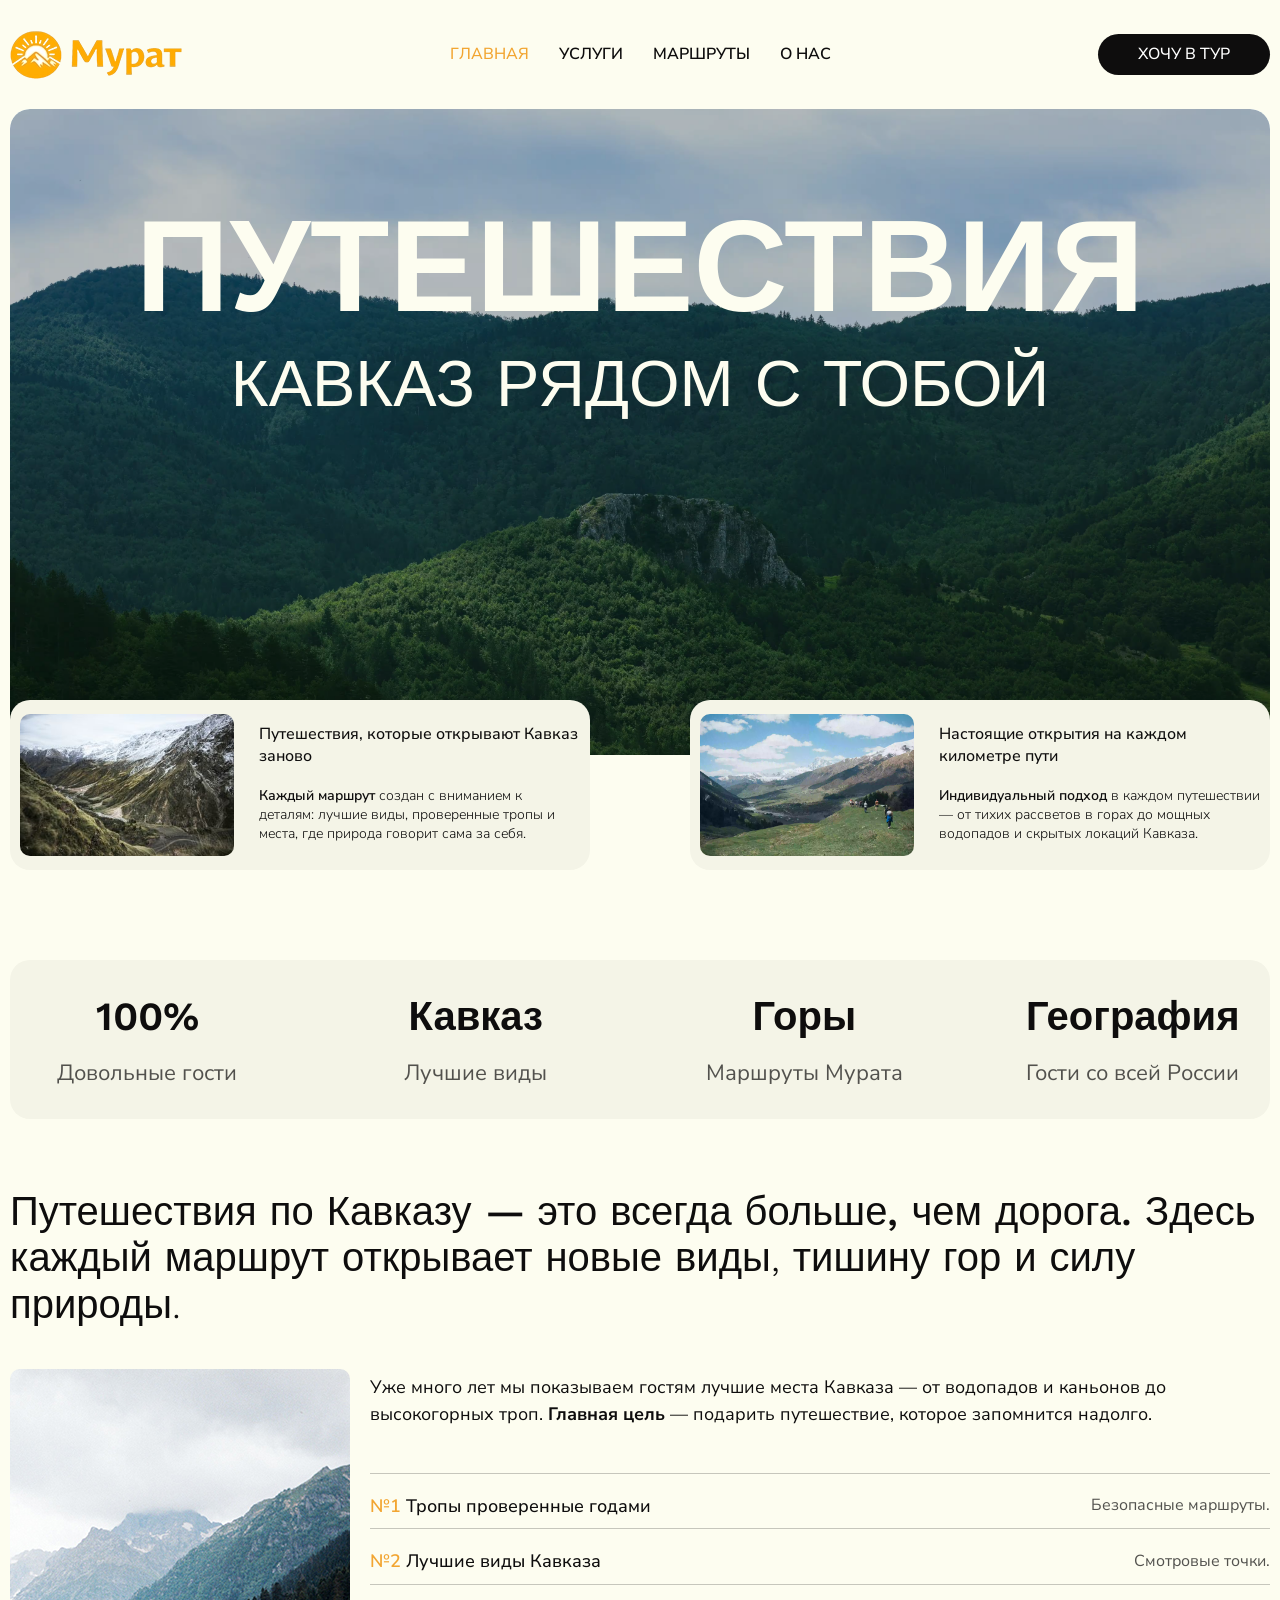
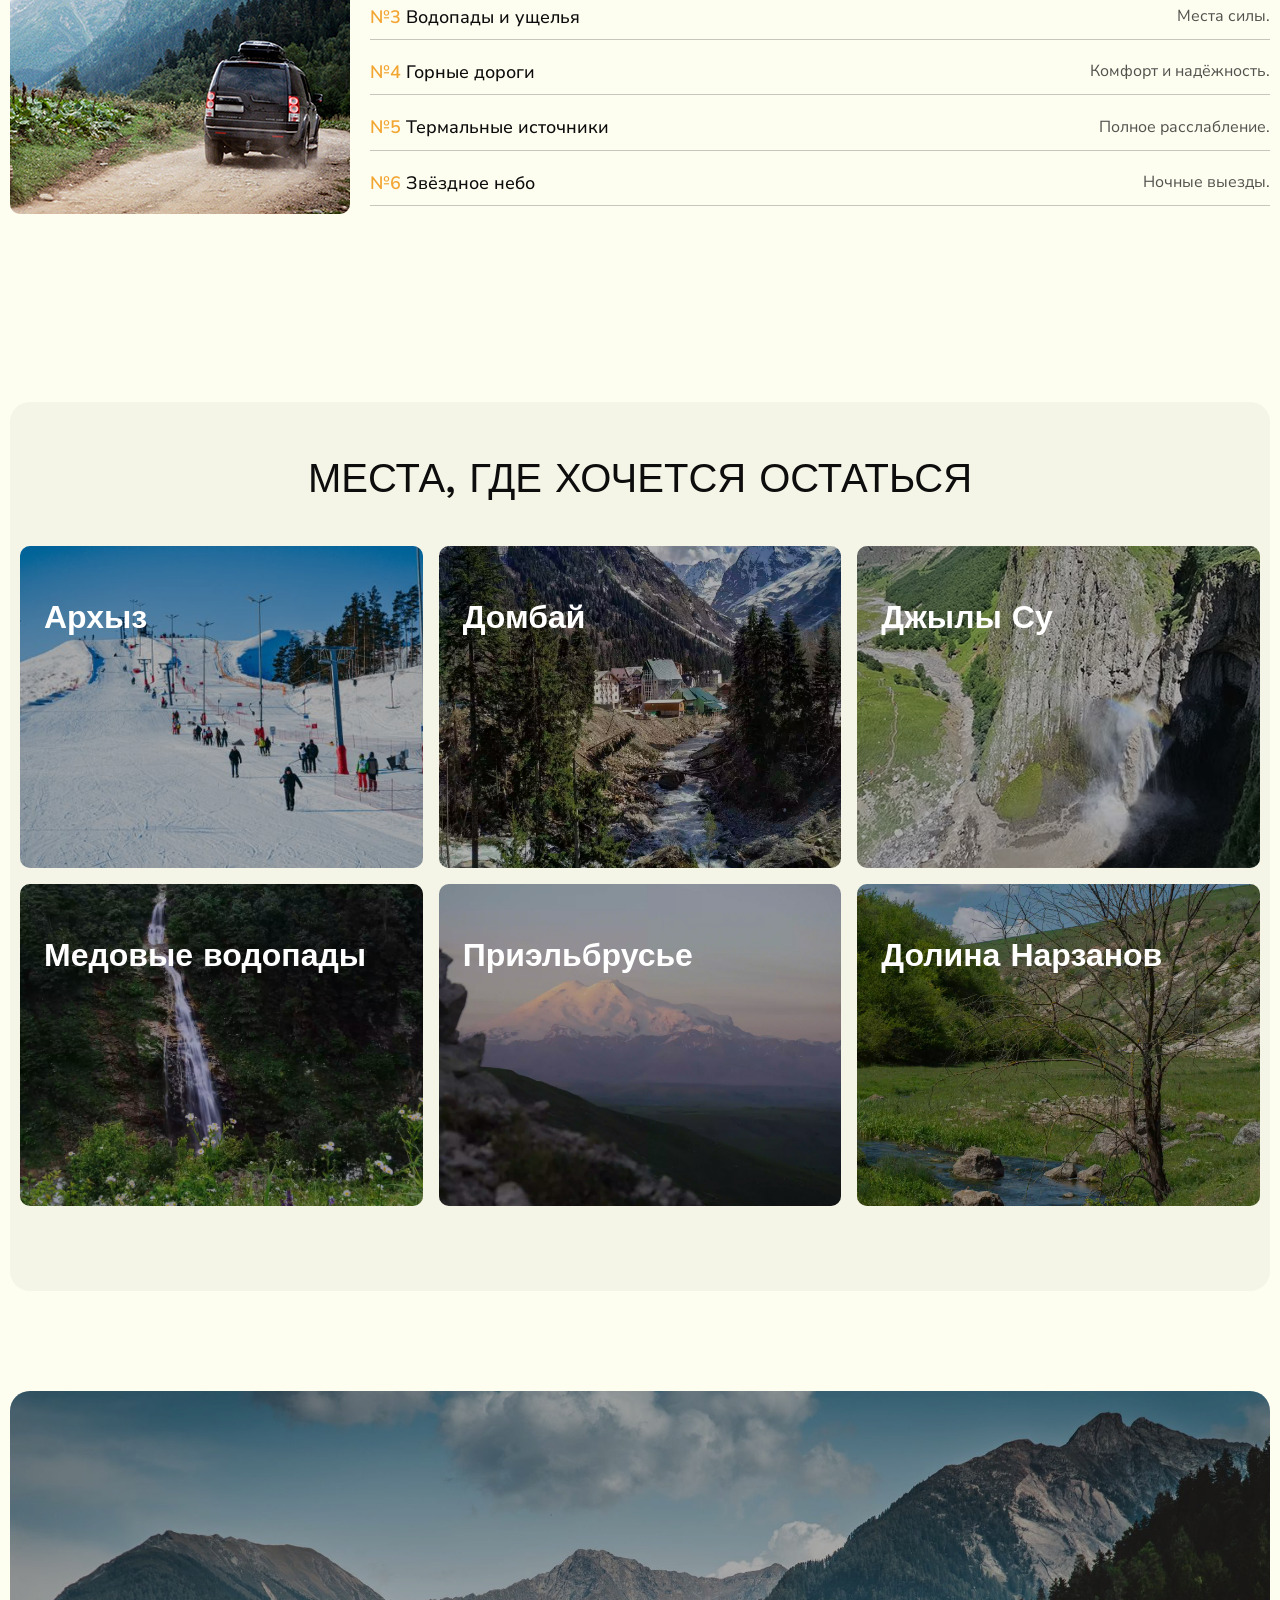
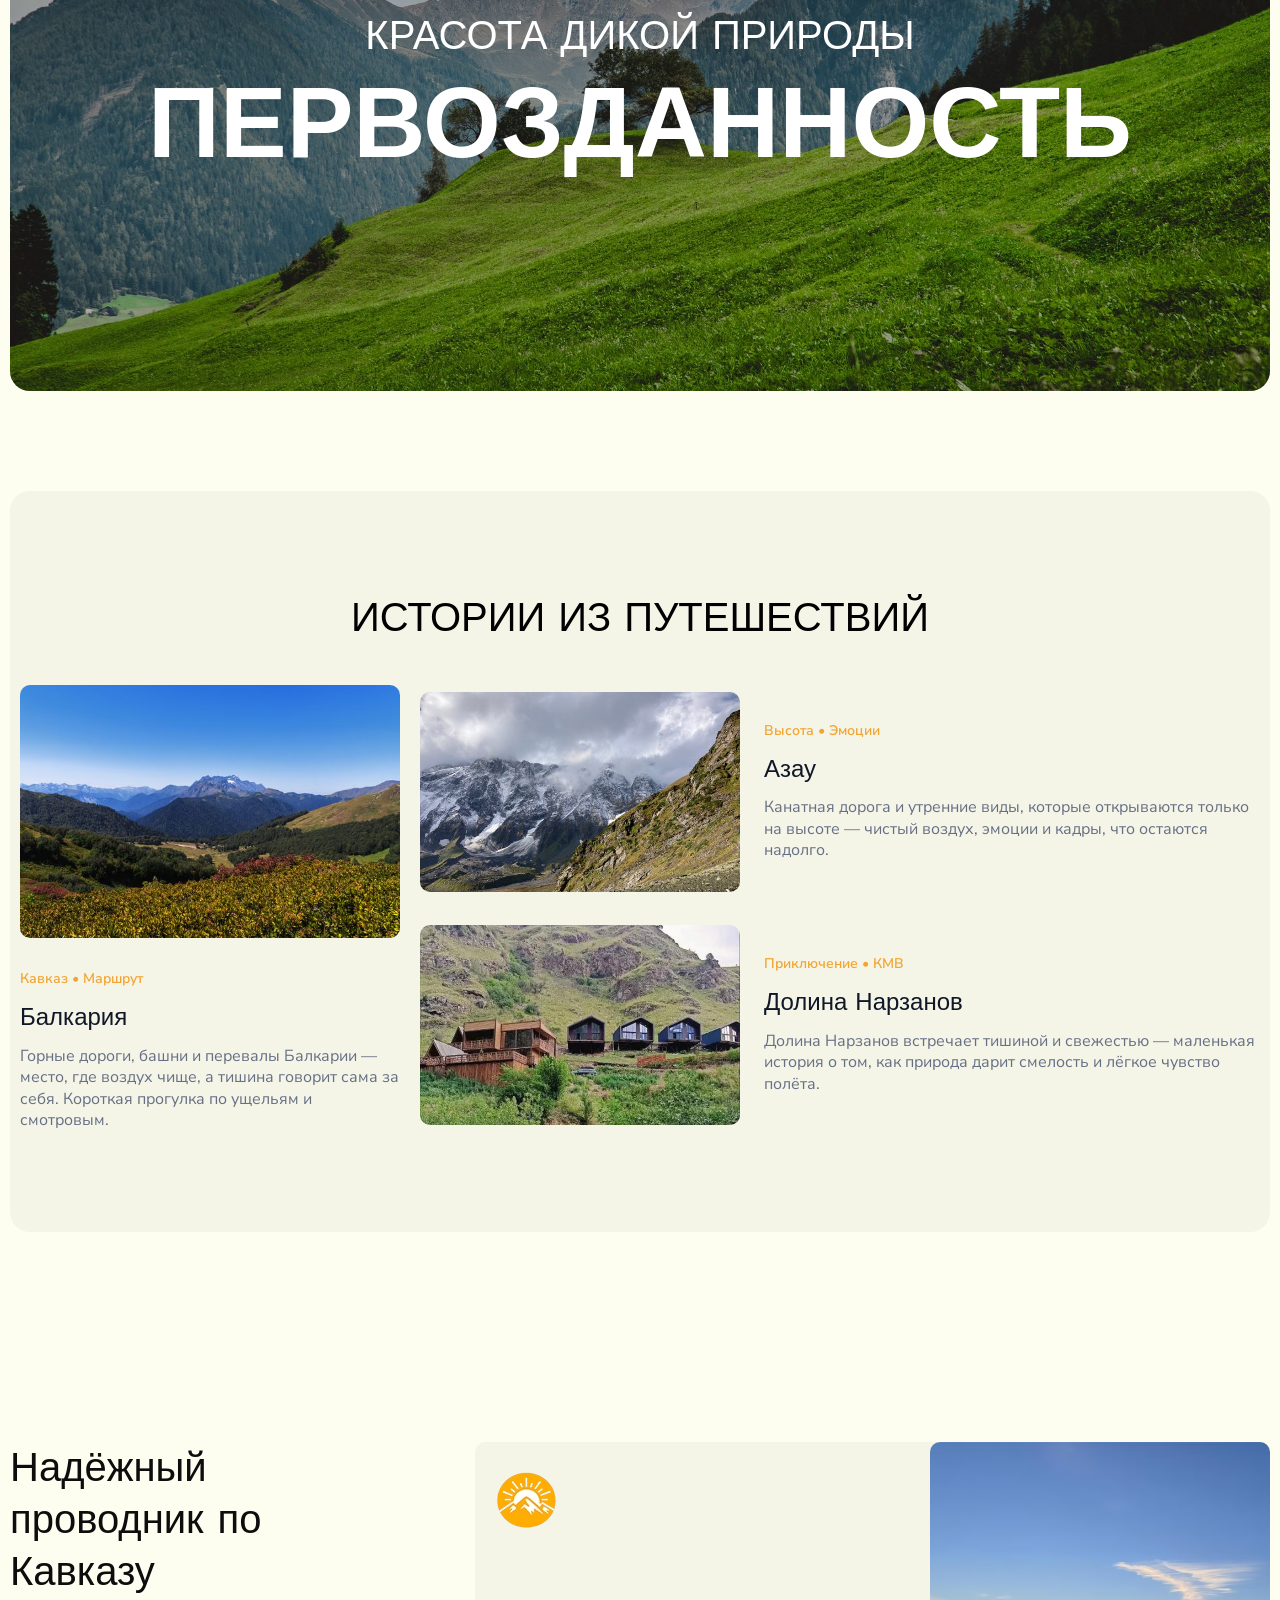
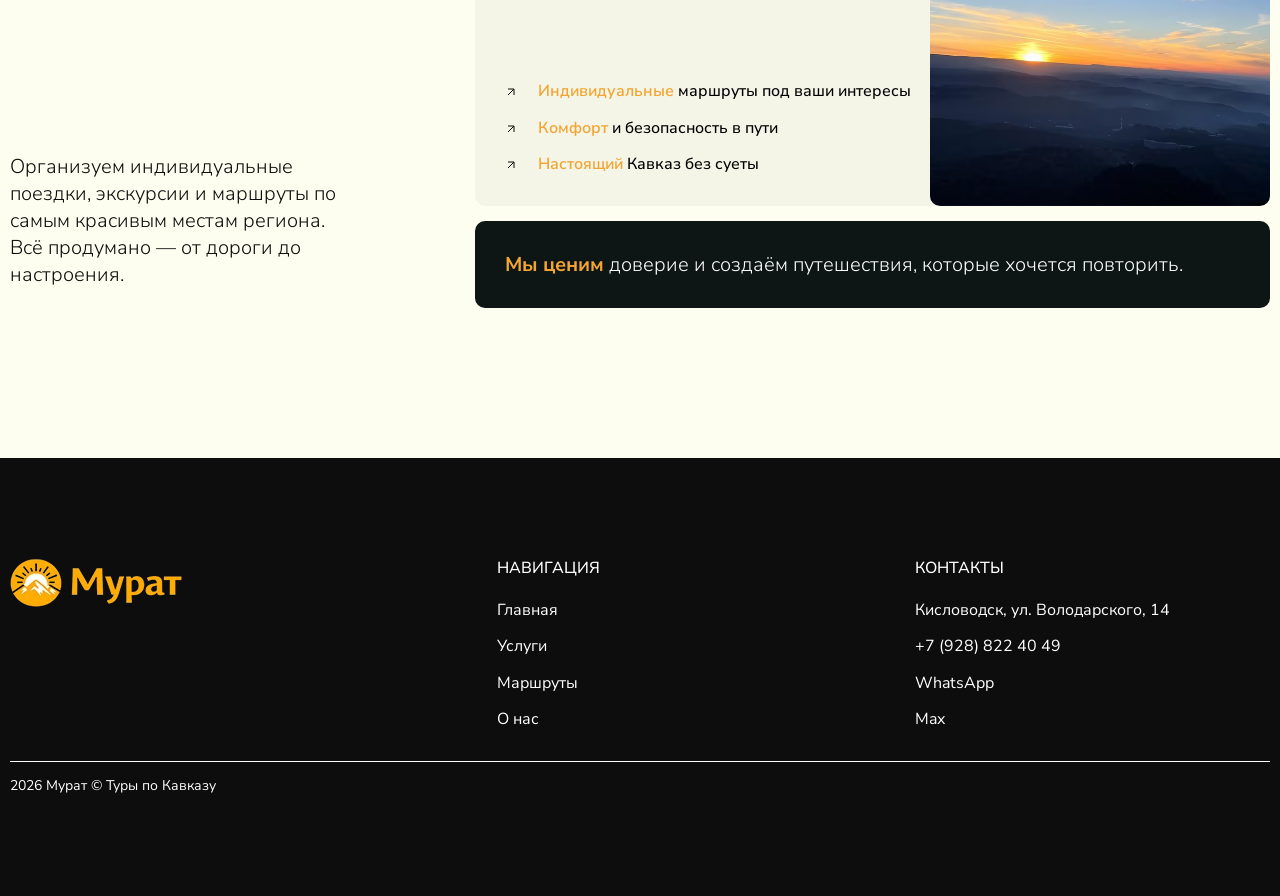
<file: index.html>
<!DOCTYPE html>
<html lang="ru">

<head>
  <meta charset="UTF-8">
  <meta name="viewport" content="width=device-width, initial-scale=1.0">
  <link rel="stylesheet" href="css/reset.css">
  <link rel="stylesheet" href="css/style.css">
  <link rel="icon" type="image/svg+xml" href="images/favicon-car.svg" sizes="any">
  <title>Экскурсии по Кавказу с Муратом</title>
</head>

<body>
  <header class="header">
    <div class="container">
      <div class="header__inner">
        <a href="index.html" class="logo">
          <img src="images/logo.avif" alt="" class="mlogo">
        </a>
        <nav class="menu">
          <button class="menu__btn">
            <span></span>
            <span></span>
            <span></span>
          </button>
          <ul class="menu__list">
            <li class="menu__item">
              <a href="index.html" class="menu__link menu__link--active">Главная</a>
            </li>
            <li class="menu__item">
              <a href="services.html" class="menu__link text--bold">Услуги</a>
            </li>
            <li class="menu__item">
              <a href="route.html" class="menu__link text--bold">Маршруты</a>
            </li>
            <li class="menu__item">
              <a href="about.html" class="menu__link text--bold">О нас</a>
            </li>
            <li class="menu__item menu__item--cta">
              <a href="#footer" class="menu__link">Позвонить</a>
            </li>
          </ul>
        </nav>
        <a class="header__contacts" href="#footer">Хочу в тур</a>
      </div>
    </div>
  </header>
  <main class="main">
    <section class="about">
      <div class="container-big">
        <div class="about__top">
          <h1 class="about__title">
            Путешествия
          </h1>
          <p class="about__text">
            Кавказ рядом с тобой
          </p>
        </div>
      </div>
      <div class="container">
        <div class="about__achievements">
          <div class="about__achievement">
            <div class="about__achievement-imgbox">
              <img src="images/plato.jpg" alt="" class="about__achievement-img">
            </div>
            <div class="about__achievement-content">
              <h4 class="about__achievement-title">
                Путешествия, которые открывают Кавказ заново
              </h4>
              <p class="about__achievement-text">
                <span class="text--bold">Каждый маршрут </span>создан с вниманием к
                деталям: лучшие виды, проверенные тропы и места,
                где природа говорит сама за себя.
              </p>
            </div>
          </div>
          <div class="about__achievement">
            <div class="about__achievement-imgbox">
              <img src="images/sazonov.avif" alt="" class="about__achievement-img">
            </div>
            <div class="about__achievement-content">
              <h4 class="about__achievement-title">
                Настоящие открытия на каждом километре пути
              </h4>
              <p class="about__achievement-text">
                <span class="text--bold">Индивидуальный подход </span>в каждом путешествии — от тихих рассветов в горах
                до мощных водопадов
                и скрытых локаций Кавказа.
              </p>
            </div>
          </div>
        </div>
        <dl class="about__stats">
          <div class="about__stats-item">
            <dt>100%</dt>
            <dd>Довольные гости</dd>
          </div>
          <div class="about__stats-item">
            <dt>Кавказ</dt>
            <dd>Лучшие виды</dd>
          </div>
          <div class="about__stats-item">
            <dt>Горы</dt>
            <dd>Маршруты Мурата</dd>
          </div>
          <div class="about__stats-item">
            <dt>География</dt>
            <dd>Гости со всей России</dd>
          </div>
        </dl>
        <p class="about__progress-text">
          <span>Путешествия по Кавказу — это всегда больше, чем дорога. </span>Здесь каждый маршрут открывает новые
          виды, тишину гор и силу природы.
        </p>
        <div class="about__progress-box">
          <img src="images/travcar.jpg" alt="" class="about__progress-img">
          <div class="about__progress-tablebox">
            <p class="about__progress-boxtext">
              Уже много лет мы показываем гостям лучшие места Кавказа —
              от водопадов и каньонов до высокогорных троп.
              <span class="text--bold">Главная цель</span> — подарить путешествие, которое запомнится надолго.
            </p>
            <dl class="about__progress-table">
              <div class="about__progress-item">
                <dt><span>№1</span> Тропы проверенные годами</dt>
                <dd>Безопасные маршруты.</dd>
              </div>
              <div class="about__progress-item">
                <dt><span>№2</span> Лучшие виды Кавказа</dt>
                <dd>Смотровые точки.</dd>
              </div>
              <div class="about__progress-item">
                <dt><span>№3</span> Водопады и ущелья</dt>
                <dd>Места силы.</dd>
              </div>
              <div class="about__progress-item">
                <dt><span>№4</span> Горные дороги</dt>
                <dd>Комфорт и надёжность.</dd>
              </div>
              <div class="about__progress-item">
                <dt><span>№5</span> Термальные источники</dt>
                <dd>Полное расслабление.</dd>
              </div>
              <div class="about__progress-item">
                <dt><span>№6</span> Звёздное небо</dt>
                <dd>Ночные выезды.</dd>
              </div>
            </dl>
          </div>
        </div>
      </div>
    </section>
    <section class="products">
      <div class="container-big">
        <div class="products__wrapper">
          <div class="container">
            <div class="products__inner">
              <h2 class="products__title">
                Места, где хочется остаться
              </h2>
              <div class="products__list">
                <div class="products__item" style="background-image: url(images/ark.jpg);">
                  <h3 class="products__item-title">Архыз</h3>
                </div>
                <div class="products__item" style="background-image: url(images/domb.avif);">
                  <h3 class="products__item-title">Домбай</h3>
                </div>
                <div class="products__item" style="background-image: url(images/dzhily-su-tour.avif);">
                  <h3 class="products__item-title">Джылы Су</h3>
                </div>
                <div class="products__item" style="background-image: url(images/med.avif);">
                  <h3 class="products__item-title">Медовые водопады</h3>
                </div>
                <div class="products__item" style="background-image: url(images/pri.avif);">
                  <h3 class="products__item-title">Приэльбрусье</h3>
                </div>
                <div class="products__item" style="background-image: url(images/dol.avif);">
                  <h3 class="products__item-title">Долина Нарзанов</h3>
                </div>
              </div>
            </div>
          </div>
        </div>
      </div>
    </section>
    <div class="slogan">
      <div class="container-big">
        <div class="slogan__img-block">
          <img src="images/pervo.jpg" alt="" class="slogan__img">
          <div class="slogan__content">
            <p class="slogan__text">Красота дикой природы</p>
            <p class="slogan__title">Первозданность</p>
          </div>
        </div>
      </div>
    </div>

    <section class="blog">
      <div class="container-big">
        <div class="blog__wrapper">
          <div class="container">
            <h2 class="blog__title">
              Истории из путешествий
            </h2>
            <div class="blog__items">
              <div class="blog__item-big">
                <img src="images/balk.jpg" alt="" class="blog__item-img blog__big">
                <div class="blog__item-box">
                  <div class="blog__item-info">Кавказ • Маршрут</div>
                  <h4 class="blog__item-title">Балкария</h4>
                  <p class="blog__item-text">
                    Горные дороги, башни и перевалы Балкарии — место, где воздух чище, а тишина говорит сама за себя.
                    Короткая прогулка по ущельям и смотровым.
                  </p>
                </div>
              </div>
              <div class="blog__item-small">
                <img src="images/aza.jpg" alt="" class="blog__item-img blog__small">
                <div class="blog__item-box">
                  <div class="blog__item-info">Высота • Эмоции</div>
                  <h4 class="blog__item-title">Азау</h4>
                  <p class="blog__item-text">
                    Канатная дорога и утренние виды, которые открываются только на высоте — чистый воздух, эмоции и
                    кадры, что остаются надолго.
                  </p>
                </div>
              </div>
              <div class="blog__item-small">
                <img src="images/dolnarz.jpg" alt="" class="blog__item-img blog__small">
                <div class="blog__item-box">
                  <div class="blog__item-info">Приключение • КМВ</div>
                  <h4 class="blog__item-title">Долина Нарзанов</h4>
                  <p class="blog__item-text">
                    Долина Нарзанов встречает тишиной и свежестью — маленькая история о том, как природа дарит смелость
                    и лёгкое чувство полёта.
                  </p>
                </div>
              </div>
            </div>
          </div>
        </div>
      </div>
    </section>

    <div class="partners">
      <div class="container">
        <div class="partners__inner">
          <div class="partners__info">
            <h3 class="partners__info-title">
              Надёжный проводник по Кавказу
            </h3>
            <p class="partners__info-text">
              Организуем индивидуальные поездки, экскурсии и маршруты по самым красивым местам региона.
              Всё продумано — от дороги до настроения.
            </p>
          </div>
          <div class="partners__box">
            <div class="partners__box-top">
              <ul class="partners__box-list">
                <li class="partners__box-item">
                  <span>Индивидуальные</span> маршруты под ваши интересы
                </li>
                <li class="partners__box-item">
                  <span>Комфорт</span> и безопасность в пути
                </li>
                <li class="partners__box-item">
                  <span>Настоящий</span> Кавказ без суеты
                </li>
              </ul>
              <img src="images/comfortable-transfer.avif" alt="" class="partners__box-img">
            </div>

            <p class="partners__box-text">
              <span>Мы ценим</span> доверие и создаём путешествия, которые хочется повторить.
            </p>
          </div>
        </div>
      </div>
    </div>

  </main>
  <footer class="footer" id="footer">
    <div class="container">
      <div class="footer__top">
        <a href="index.html" class="footer__logo">
          <img src="images/logo.avif" alt="" class="mlogo">
        </a>
        <div class="footer__element">
          <p class="footer__element-title">Навигация</p>
          <ul class="footer__list">
            <li class="footer__item">
              <a href="index.html" class="footer__link">Главная</a>
            </li>
            <li class="footer__item">
              <a href="services.html" class="footer__link">Услуги</a>
            </li>
            <li class="footer__item">
              <a href="route.html" class="footer__link">Маршруты</a>
            </li>
            <li class="footer__item">
              <a href="about.html" class="footer__link">О нас</a>
            </li>
          </ul>
        </div>
        <div class="footer__element">
          <p class="footer__element-title">Контакты</p>
          <ul class="footer__list">
            <li class="footer__item">
              <address class="footer__item-address">Кисловодск, ул. Володарского, 14</address>
            </li>
            <li class="footer__item">
              <a href="#" class="footer__link protected-phone">Показать телефон</a>
            </li>
            <li class="footer__item">
              <a href="#" class="footer__link protected-wa" target="_blank">WhatsApp</a>
            </li>
            <li class="footer__item">
              <a href="#" class="footer__link protected-max" target="_blank">Max</a>
            </li>
          </ul>
        </div>
      </div>
      <ul class="footer__bottom">
        <li class="footer__bottom-item">
          <p class="footer__copy">2026 Мурат © Туры по Кавказу</p>
        </li>
      </ul>
    </div>
  </footer>

  <script src="js/main.js"></script>
</body>

</html>
</file>
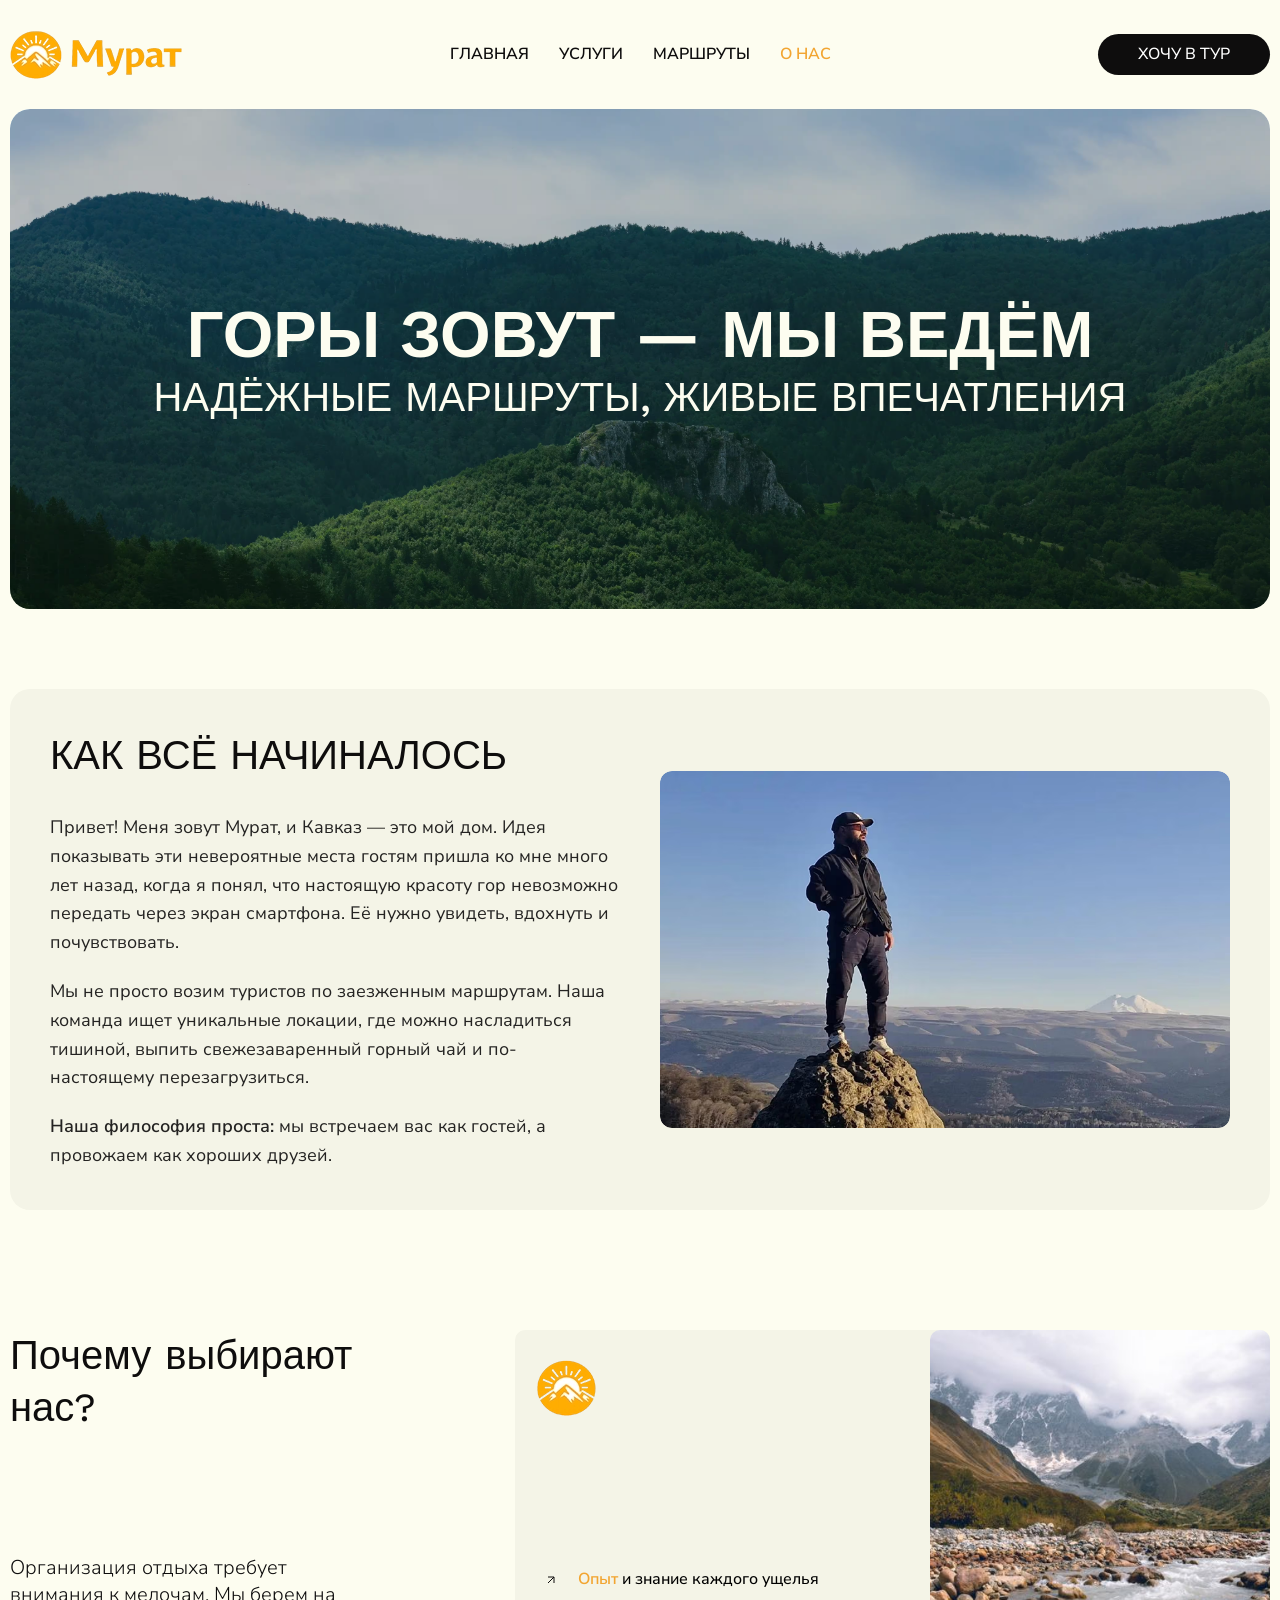
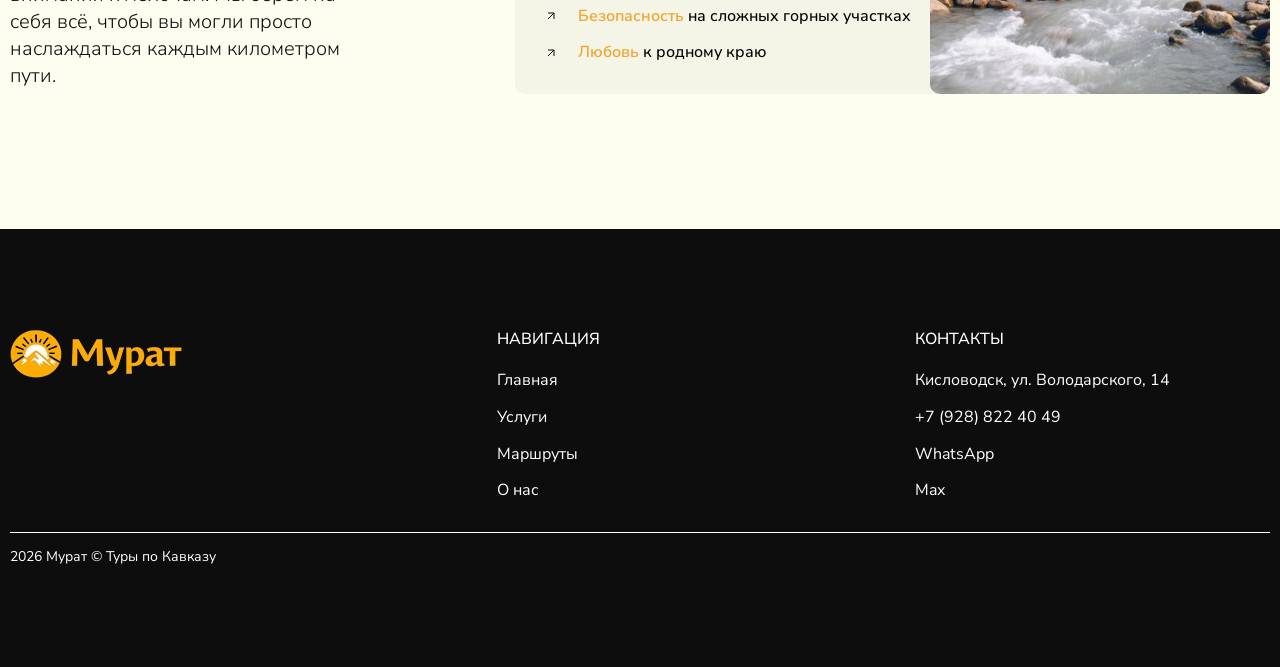
<file: about.html>
<!DOCTYPE html>
<html lang="ru">

<head>
  <meta charset="UTF-8">
  <meta name="viewport" content="width=device-width, initial-scale=1.0">
  <link rel="stylesheet" href="css/reset.css">
  <link rel="stylesheet" href="css/style.css">
  <link rel="stylesheet" href="css/about.css">
  <link rel="icon" type="image/svg+xml" href="images/favicon-car.svg" sizes="any">
  <title>О нас | Экскурсии по Кавказу с Муратом</title>
</head>

<body class="page-about">
  <header class="header">
    <div class="container">
      <div class="header__inner">
        <a href="index.html" class="logo">
          <img src="images/logo.avif" alt="Логотип" class="mlogo">
        </a>
        <nav class="menu">
          <button class="menu__btn">
            <span></span>
            <span></span>
            <span></span>
          </button>
          <ul class="menu__list">
            <li class="menu__item">
              <a href="index.html" class="menu__link text--bold">Главная</a>
            </li>
            <li class="menu__item">
              <a href="services.html" class="menu__link text--bold">Услуги</a>
            </li>
            <li class="menu__item">
              <a href="route.html" class="menu__link text--bold">Маршруты</a>
            </li>
            <li class="menu__item">
              <a href="about.html" class="menu__link menu__link--active text--bold">О нас</a>
            </li>
            <li class="menu__item menu__item--cta">
              <a href="#footer" class="menu__link">Позвонить</a>
            </li>
          </ul>
        </nav>
        <a class="header__contacts" href="#footer">Хочу в тур</a>
      </div>
    </div>
  </header>

  <main class="main">
    
    <!-- Главный экран (Hero) -->
    <section class="hero">
      <div class="container-big">
        <div class="about__top about-hero">
          <h1 class="about__title">Горы зовут — мы ведём</h1>
          <p class="about__text">Надёжные маршруты, живые впечатления</p>
        </div>
      </div>
    </section>
      
    <!-- Блок с историей -->
    <section class="about-story">
      <div class="container">
        <div class="about-story__inner">
          <div class="about-story__info">
            <h2 class="products__title about-story__title">
              Как всё начиналось
            </h2>
            <p class="about-story__text">
              Привет! Меня зовут Мурат, и Кавказ — это мой дом. Идея показывать эти невероятные места гостям пришла ко мне много лет назад, когда я понял, что настоящую красоту гор невозможно передать через экран смартфона. Её нужно увидеть, вдохнуть и почувствовать.
            </p>
            <p class="about-story__text">
              Мы не просто возим туристов по заезженным маршрутам. Наша команда ищет уникальные локации, где можно насладиться тишиной, выпить свежезаваренный горный чай и по-настоящему перезагрузиться. 
            </p>
            <p class="about-story__text">
              <span class="text--bold">Наша философия проста:</span> мы встречаем вас как гостей, а провожаем как хороших друзей.
            </p>
          </div>
          <div class="about-story__image-box">
            <img src="images/murat.avif" alt="Мурат на фоне гор Кавказа" class="about-story__img">
          </div>
        </div>
      </div>
    </section>

    <!-- Блок с ценностями (адаптирован из index.html) -->
    <div class="partners about-values">
      <div class="container">
        <div class="partners__inner">
          <div class="partners__info">
            <h2 class="partners__info-title">
              Почему выбирают нас?
            </h2>
            <p class="partners__info-text">
              Организация отдыха требует внимания к мелочам. Мы берем на себя всё, чтобы вы могли просто наслаждаться каждым километром пути.
            </p>
          </div>
          <div class="partners__box">
            <div class="partners__box-top">
              <ul class="partners__box-list">
                <li class="partners__box-item">
                  <span>Опыт</span> и знание каждого ущелья
                </li>
                <li class="partners__box-item">
                  <span>Безопасность</span> на сложных горных участках
                </li>
                <li class="partners__box-item">
                  <span>Любовь</span> к родному краю
                </li>
              </ul>
              <img src="images/omas.jpg" alt="Виды гор" class="partners__box-img">
            </div>
          </div>
        </div>
      </div>
    </div>

  </main>

  <footer class="footer" id="footer">
    <div class="container">
      <div class="footer__top">
        <a href="index.html" class="footer__logo">
          <img src="images/logo.avif" alt="Логотип" class="mlogo">
        </a>
        <div class="footer__element">
          <p class="footer__element-title">Навигация</p>
          <ul class="footer__list">
            <li class="footer__item">
              <a href="index.html" class="footer__link">Главная</a>
            </li>
            <li class="footer__item">
              <a href="services.html" class="footer__link">Услуги</a>
            </li>
            <li class="footer__item">
              <a href="route.html" class="footer__link">Маршруты</a>
            </li>
            <li class="footer__item">
              <a href="about.html" class="footer__link">О нас</a>
            </li>
          </ul>
        </div>
        <div class="footer__element">
          <p class="footer__element-title">Контакты</p>
          <ul class="footer__list">
            <li class="footer__item">
              <address class="footer__item-address">Кисловодск, ул. Володарского, 14</address>
            </li>
            <li class="footer__item">
              <a href="#" class="footer__link protected-phone">Показать телефон</a>
            </li>
            <li class="footer__item">
              <a href="#" class="footer__link protected-wa" target="_blank">WhatsApp</a>
            </li>
            <li class="footer__item">
              <a href="#" class="footer__link protected-max" target="_blank">Max</a>
            </li>
          </ul>
        </div>
      </div>
      <ul class="footer__bottom">
        <li class="footer__bottom-item">
          <p class="footer__copy">2026 Мурат © Туры по Кавказу</p>
        </li>
      </ul>
    </div>
  </footer>

  <script src="js/main.js"></script>
</body>
</html>
</file>
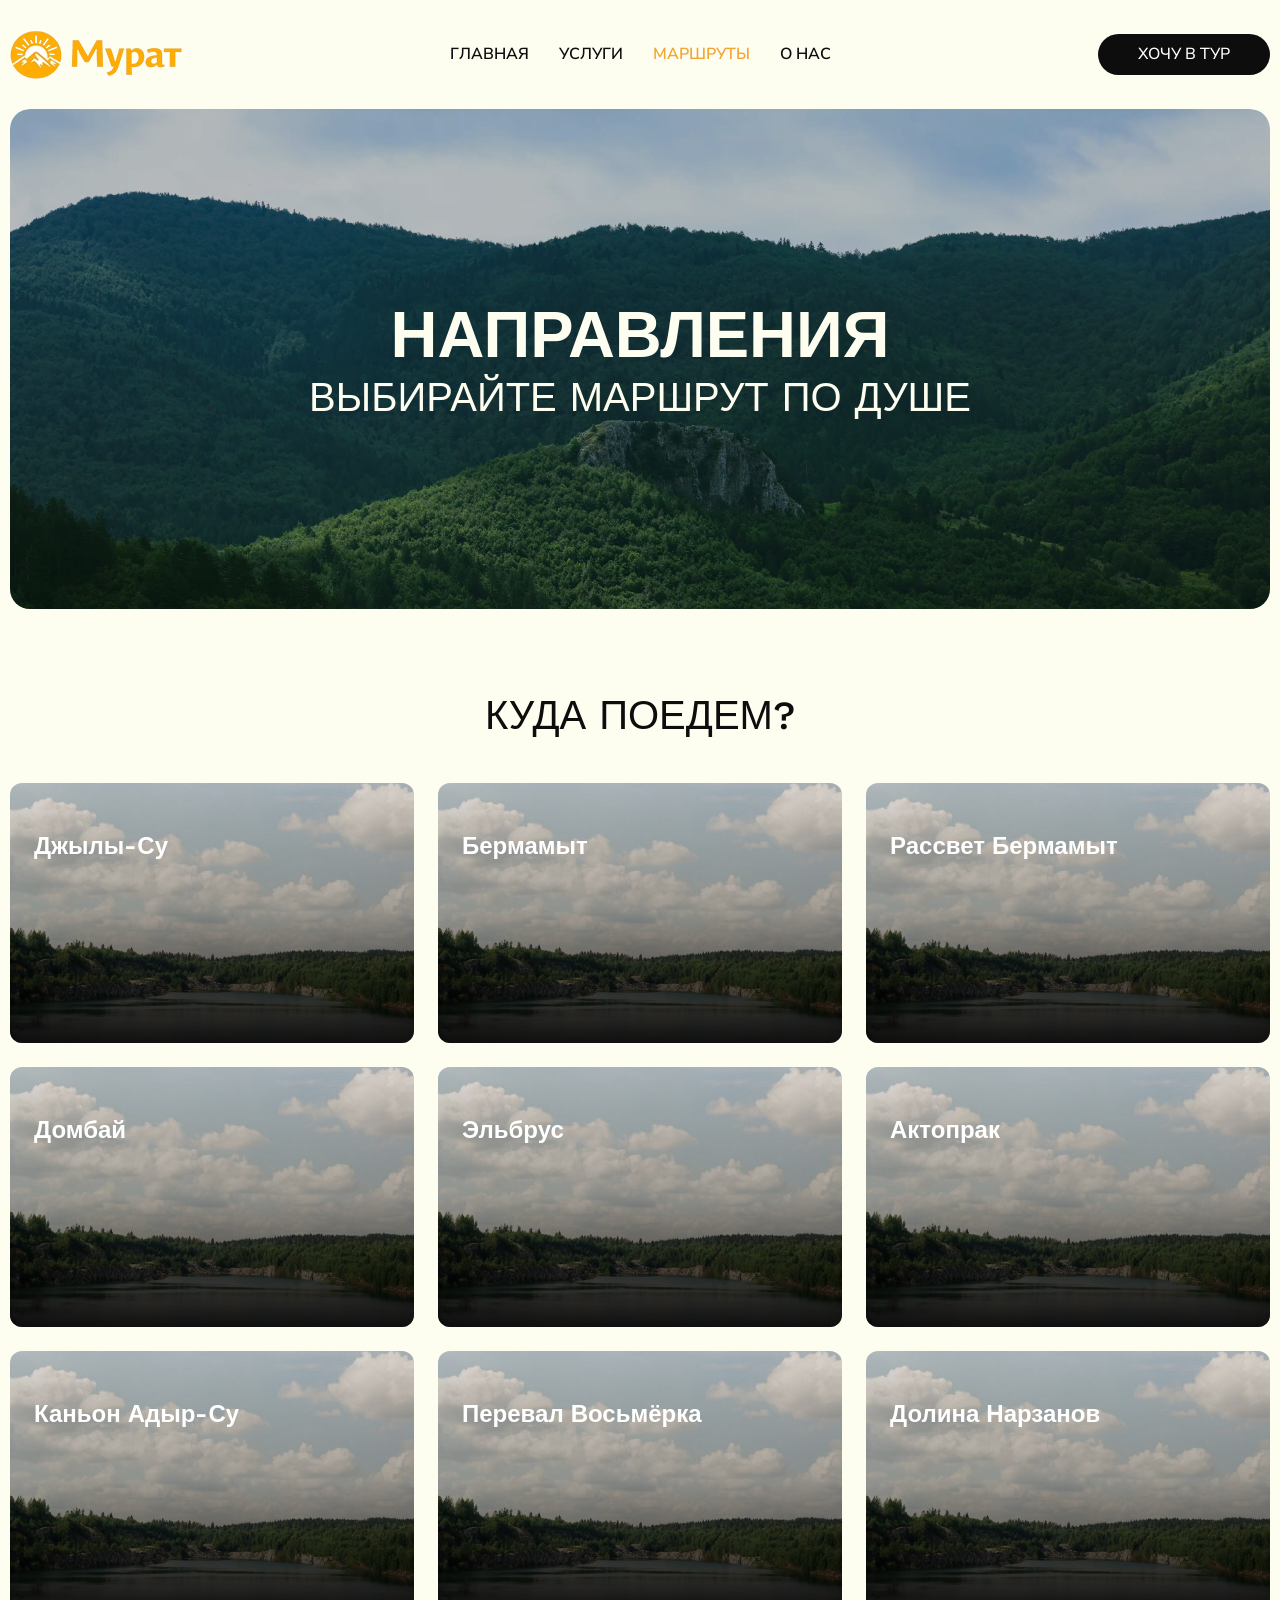
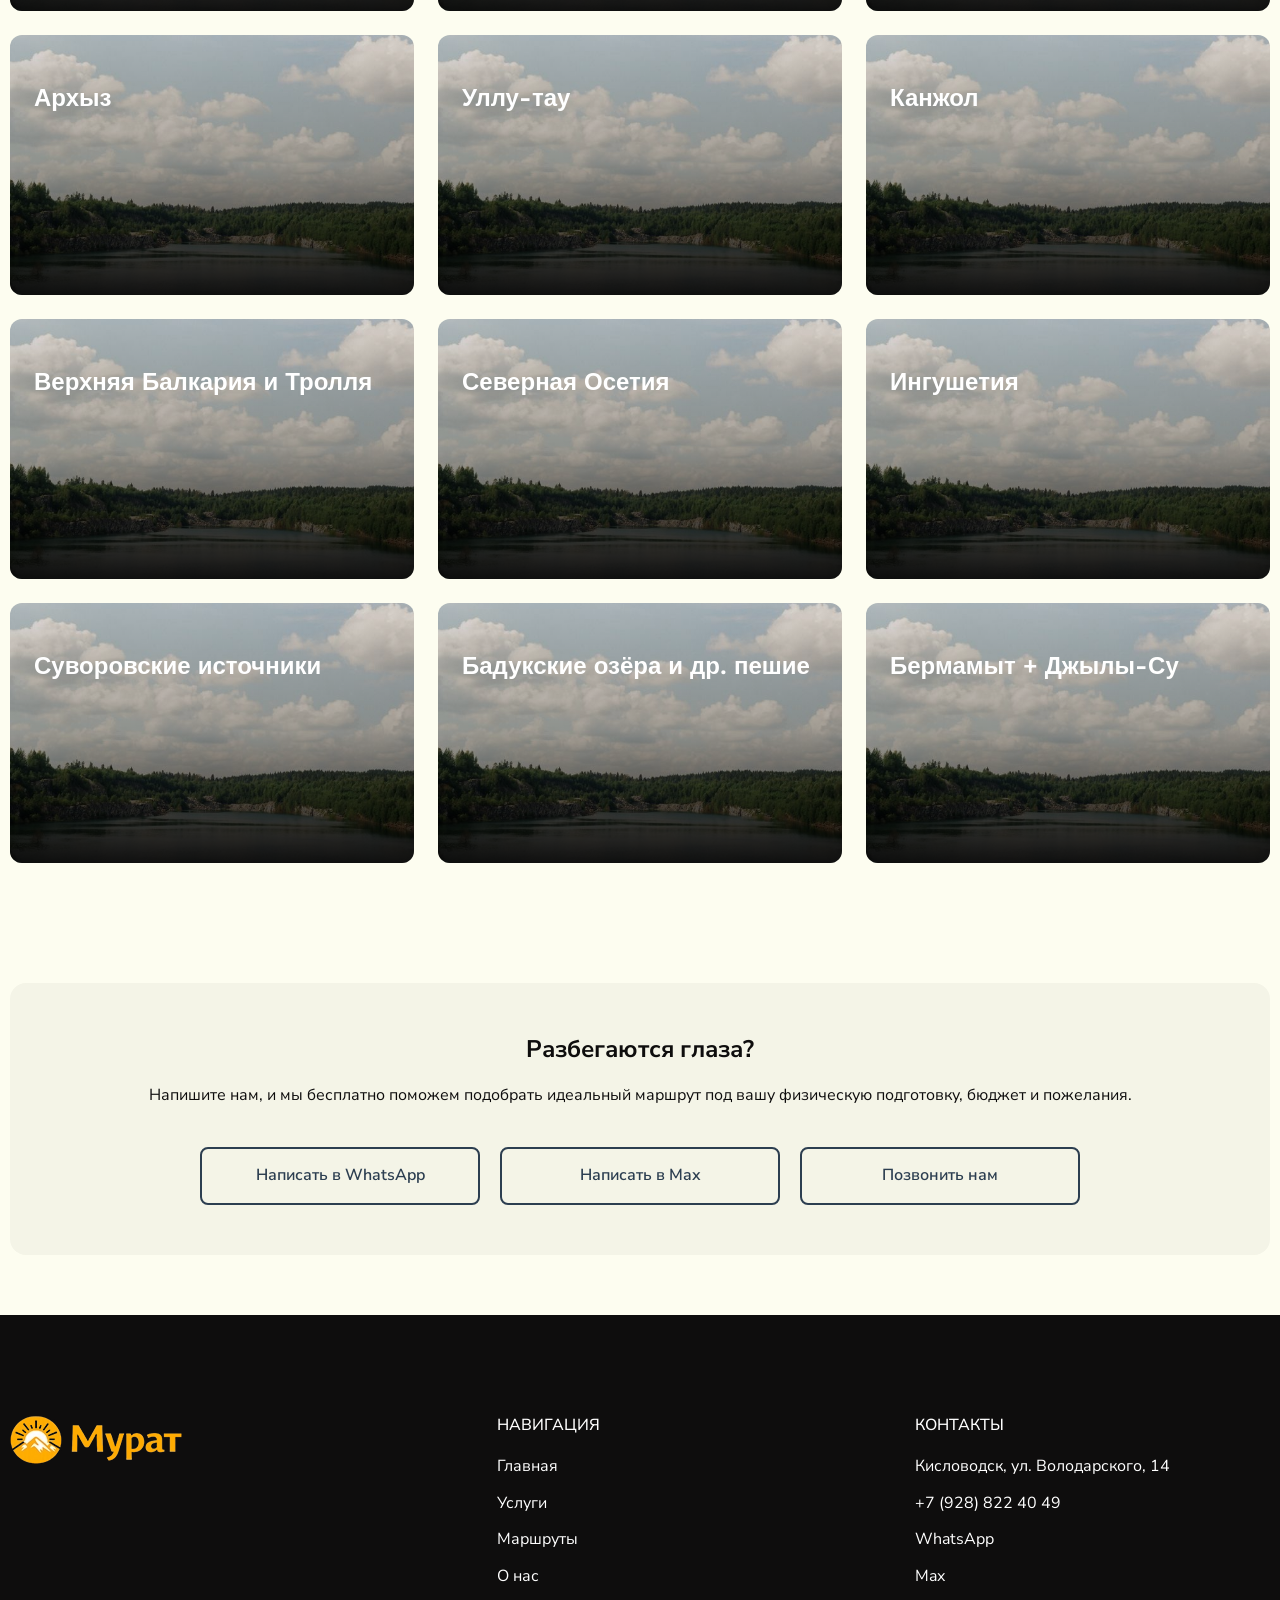
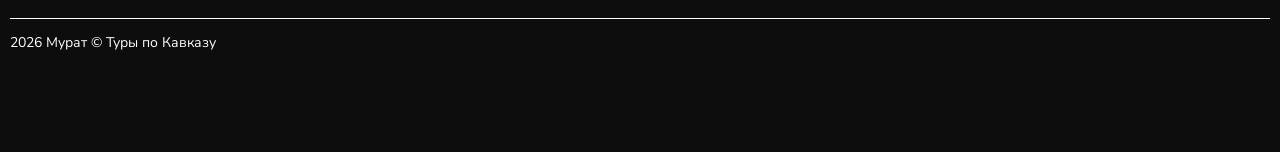
<file: route.html>
<!doctype html>
<html lang="ru">
  <head>
    <meta charset="UTF-8" />
    <meta name="viewport" content="width=device-width, initial-scale=1.0" />
    <link rel="stylesheet" href="css/reset.css" />
    <link rel="stylesheet" href="css/style.css" />
    <link rel="stylesheet" href="css/route.css" />
    <link
      rel="icon"
      type="image/svg+xml"
      href="images/favicon-car.svg"
      sizes="any"
    />
    <title>Маршруты и Цены | Экскурсии по Кавказу с Муратом</title>
  </head>

  <body class="page-route">
    <header class="header">
      <div class="container">
        <div class="header__inner">
          <a href="index.html" class="logo">
            <img src="images/logo.avif" alt="Логотип" class="mlogo" />
          </a>
          <nav class="menu">
            <button class="menu__btn">
              <span></span>
              <span></span>
              <span></span>
            </button>
            <ul class="menu__list">
              <li class="menu__item">
                <a href="index.html" class="menu__link text--bold">Главная</a>
              </li>
              <li class="menu__item">
                <a href="services.html" class="menu__link text--bold">Услуги</a>
              </li>
              <li class="menu__item">
                <a
                  href="route.html"
                  class="menu__link menu__link--active text--bold"
                  >Маршруты</a
                >
              </li>
              <li class="menu__item">
                <a href="about.html" class="menu__link text--bold">О нас</a>
              </li>
              <li class="menu__item menu__item--cta">
                <a href="#footer" class="menu__link">Позвонить</a>
              </li>
            </ul>
          </nav>
          <a class="header__contacts" href="#footer">Хочу в тур</a>
        </div>
      </div>
    </header>

    <main class="main">
      <!-- Главный экран (Hero) -->
      <section class="hero">
        <div class="container-big">
          <div class="about__top route-hero">
            <h1 class="about__title">Направления</h1>
            <p class="about__text">Выбирайте маршрут по душе</p>
          </div>
        </div>
      </section>

      <!-- Сетка маршрутов с ценами -->
      <section class="routes-section">
        <div class="container route-content-container">
          <h2 class="products__title">Куда поедем?</h2>
          <div class="route-grid">
            <!-- Карточка 1 -->
            <div
              class="route-card"
              style="background-image: url(images/picture.jpg)"
            >
              <div class="route-card__content">
                <h3 class="route-card__title">Джылы-Су</h3>
              </div>
            </div>

            <!-- Карточка 2 -->
            <div
              class="route-card"
              style="background-image: url(images/picture.jpg)"
            >
              <div class="route-card__content">
                <h3 class="route-card__title">Бермамыт</h3>
              </div>
            </div>

            <!-- Карточка 3 -->
            <div
              class="route-card"
              style="background-image: url(images/picture.jpg)"
            >
              <div class="route-card__content">
                <h3 class="route-card__title">Рассвет Бермамыт</h3>
              </div>
            </div>

            <!-- Карточка 4 -->
            <div
              class="route-card"
              style="background-image: url(images/picture.jpg)"
            >
              <div class="route-card__content">
                <h3 class="route-card__title">Домбай</h3>
              </div>
            </div>

            <!-- Карточка 5 -->
            <div
              class="route-card"
              style="background-image: url(images/picture.jpg)"
            >
              <div class="route-card__content">
                <h3 class="route-card__title">Эльбрус</h3>
              </div>
            </div>

            <!-- Карточка 6 -->
            <div
              class="route-card"
              style="background-image: url(images/picture.jpg)"
            >
              <div class="route-card__content">
                <h3 class="route-card__title">Актопрак</h3>
              </div>
            </div>

            <!-- Карточка 7 -->
            <div
              class="route-card"
              style="background-image: url(images/picture.jpg)"
            >
              <div class="route-card__content">
                <h3 class="route-card__title">Каньон Адыр‑Су</h3>
              </div>
            </div>

            <!-- Карточка 8 -->
            <div
              class="route-card"
              style="background-image: url(images/picture.jpg)"
            >
              <div class="route-card__content">
                <h3 class="route-card__title">Перевал Восьмёрка</h3>
              </div>
            </div>

            <!-- Карточка 9 -->
            <div
              class="route-card"
              style="background-image: url(images/picture.jpg)"
            >
              <div class="route-card__content">
                <h3 class="route-card__title">Долина Нарзанов</h3>
              </div>
            </div>

            <!-- Карточка 10 -->
            <div
              class="route-card"
              style="background-image: url(images/picture.jpg)"
            >
              <div class="route-card__content">
                <h3 class="route-card__title">Архыз</h3>
              </div>
            </div>

            <!-- Карточка 11 -->
            <div
              class="route-card"
              style="background-image: url(images/picture.jpg)"
            >
              <div class="route-card__content">
                <h3 class="route-card__title">Уллу-тау</h3>
              </div>
            </div>

            <!-- Карточка 12 -->
            <div
              class="route-card"
              style="background-image: url(images/picture.jpg)"
            >
              <div class="route-card__content">
                <h3 class="route-card__title">Канжол</h3>
              </div>
            </div>

            <!-- Карточка 13 -->
            <div
              class="route-card"
              style="background-image: url(images/picture.jpg)"
            >
              <div class="route-card__content">
                <h3 class="route-card__title">Верхняя Балкария и Тролля</h3>
              </div>
            </div>

            <!-- Карточка 14 -->
            <div
              class="route-card"
              style="background-image: url(images/picture.jpg)"
            >
              <div class="route-card__content">
                <h3 class="route-card__title">Северная Осетия</h3>
              </div>
            </div>

            <!-- Карточка 15 -->
            <div
              class="route-card"
              style="background-image: url(images/picture.jpg)"
            >
              <div class="route-card__content">
                <h3 class="route-card__title">Ингушетия</h3>
              </div>
            </div>

            <!-- Карточка 16 -->
            <div
              class="route-card"
              style="background-image: url(images/picture.jpg)"
            >
              <div class="route-card__content">
                <h3 class="route-card__title">Суворовские источники</h3>
              </div>
            </div>

            <!-- Карточка 17 -->
            <div
              class="route-card"
              style="background-image: url(images/picture.jpg)"
            >
              <div class="route-card__content">
                <h3 class="route-card__title">Бадукские озёра и др. пешие</h3>
              </div>
            </div>

            <!-- Карточка 18 -->
            <div
              class="route-card"
              style="background-image: url(images/picture.jpg)"
            >
              <div class="route-card__content">
                <h3 class="route-card__title">Бермамыт + Джылы-Су</h3>
              </div>
            </div>
          </div>
        </div>
      </section>

      <!-- Блок призыва к действию (CTA) -->
      <section class="container">
        <div class="route-cta">
          <h2 class="cta-title">Разбегаются глаза?</h2>
          <p class="cta-subtitle">
            Напишите нам, и мы бесплатно поможем подобрать идеальный маршрут под
            вашу физическую подготовку, бюджет и пожелания.
          </p>

          <div class="cta-actions">
            <a href="#" class="cta-btn protected-wa" target="_blank"
              >Написать в WhatsApp</a
            >
            <a href="#" class="cta-btn protected-max" target="_blank">Написать в Max</a>
            <a href="#" class="cta-btn protected-phone">Позвонить нам</a>
          </div>
        </div>
      </section>
    </main>

    <footer class="footer" id="footer">
      <div class="container">
        <div class="footer__top">
          <a href="index.html" class="footer__logo">
            <img src="images/logo.avif" alt="Логотип" class="mlogo" />
          </a>
          <div class="footer__element">
            <p class="footer__element-title">Навигация</p>
            <ul class="footer__list">
              <li class="footer__item">
                <a href="index.html" class="footer__link">Главная</a>
              </li>
              <li class="footer__item">
                <a href="services.html" class="footer__link">Услуги</a>
              </li>
              <li class="footer__item">
                <a href="route.html" class="footer__link">Маршруты</a>
              </li>
              <li class="footer__item">
                <a href="about.html" class="footer__link">О нас</a>
              </li>
            </ul>
          </div>
          <div class="footer__element">
            <p class="footer__element-title">Контакты</p>
            <ul class="footer__list">
              <li class="footer__item">
                <address class="footer__item-address">
                  Кисловодск, ул. Володарского, 14
                </address>
              </li>
              <li class="footer__item">
                <a href="#" class="footer__link protected-phone">Показать телефон</a>
              </li>
              <li class="footer__item">
                <a href="#" class="footer__link protected-wa" target="_blank"
                  >WhatsApp</a
                >
              </li>
              <li class="footer__item">
                <a href="#" class="footer__link protected-max" target="_blank"
                  >Max</a
                >
              </li>
            </ul>
          </div>
        </div>
        <ul class="footer__bottom">
          <li class="footer__bottom-item">
            <p class="footer__copy">2026 Мурат © Туры по Кавказу</p>
          </li>
        </ul>
      </div>
    </footer>

    <script src="js/main.js"></script>
  </body>
</html>
</file>
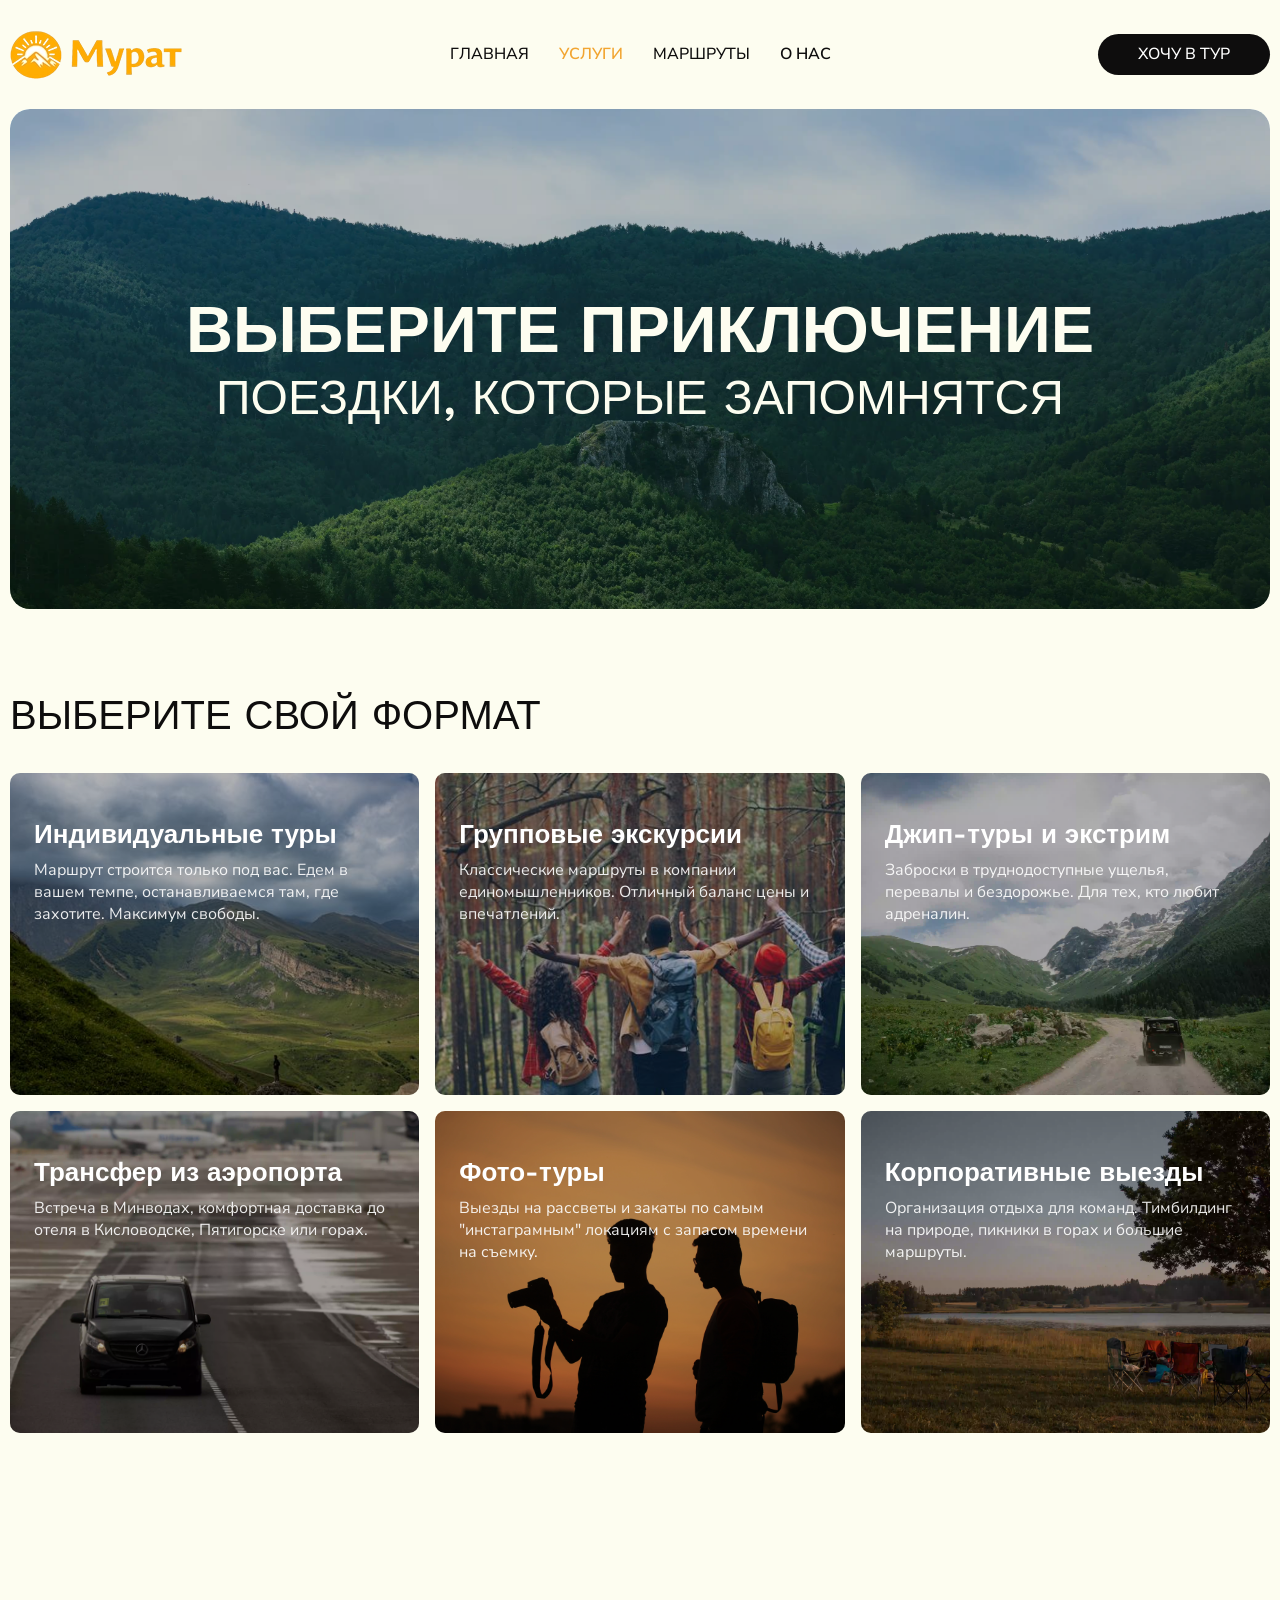
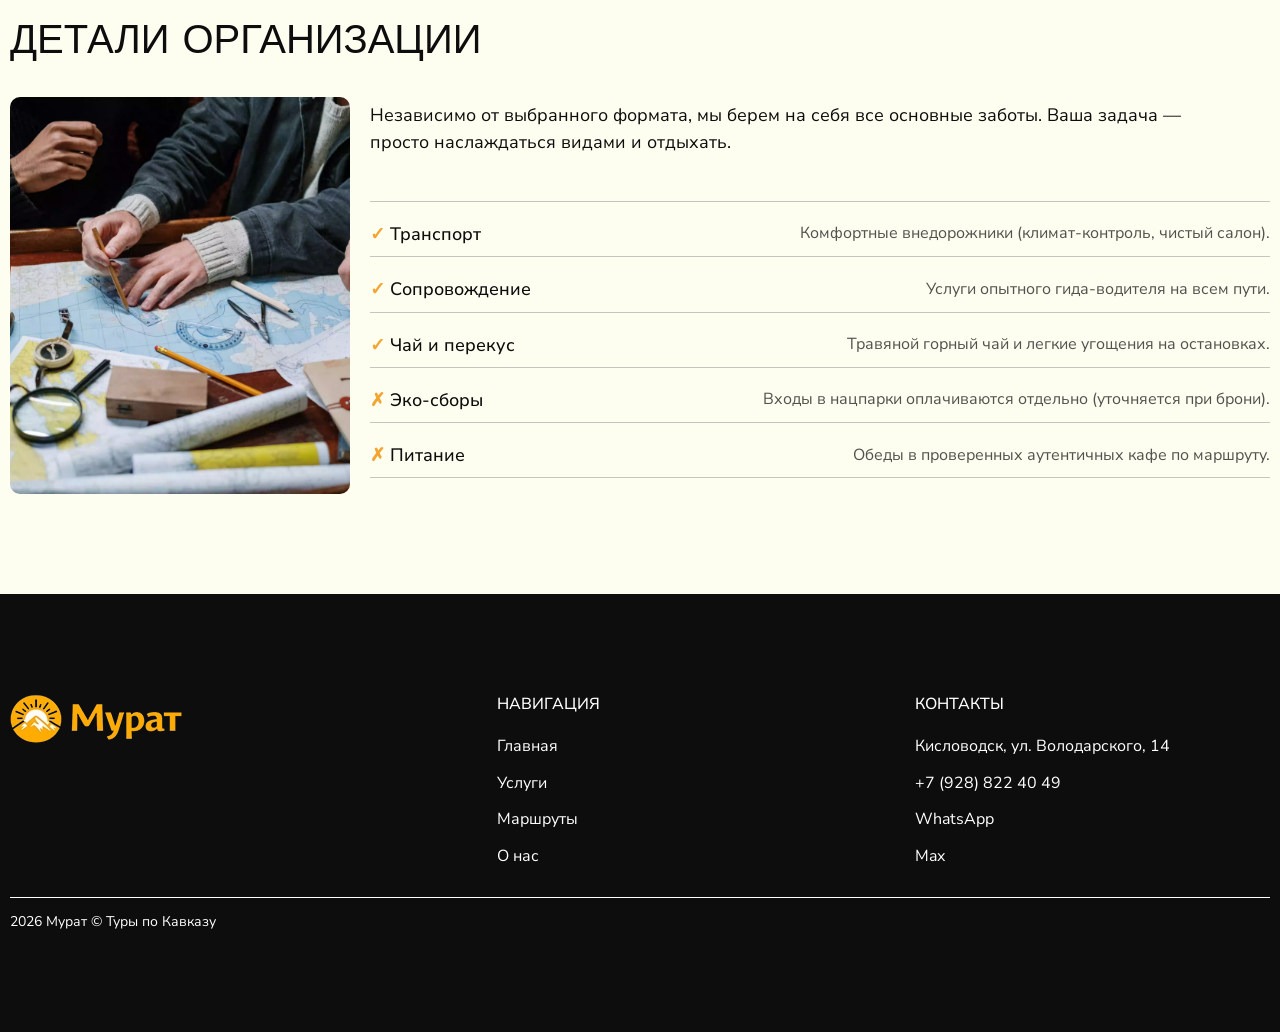
<file: services.html>
<!DOCTYPE html>
<html lang="ru">

<head>
  <meta charset="UTF-8">
  <meta name="viewport" content="width=device-width, initial-scale=1.0">
  <link rel="stylesheet" href="css/reset.css">
  <link rel="stylesheet" href="css/style.css">
  <link rel="stylesheet" href="css/services.css">
  <link rel="icon" type="image/svg+xml" href="images/favicon-car.svg" sizes="any">
  <title>Услуги | Экскурсии по Кавказу с Муратом</title>
</head>

<body class="page-services">
  <header class="header">
    <div class="container">
      <div class="header__inner">
        <a href="index.html" class="logo">
          <img src="images/logo.avif" alt="Логотип" class="mlogo">
        </a>
        <nav class="menu">
          <button class="menu__btn">
            <span></span>
            <span></span>
            <span></span>
          </button>
          <ul class="menu__list">
            <li class="menu__item">
              <a href="index.html" class="menu__link">Главная</a>
            </li>
            <li class="menu__item">
              <a href="services.html" class="menu__link menu__link--active text--bold">Услуги</a>
            </li>
            <li class="menu__item">
              <a href="route.html" class="menu__link">Маршруты</a>
            </li>
            <li class="menu__item">
              <a href="about.html" class="menu__link text--bold">О нас</a>
            </li>
            <li class="menu__item menu__item--cta">
              <a href="#footer" class="menu__link">Позвонить</a>
            </li>
          </ul>
        </nav>
        <a class="header__contacts" href="#footer">Хочу в тур</a>
      </div>
    </div>
  </header>

  <main class="main">
    
    <!-- СЕКЦИЯ 1: Главный экран (Hero) -->
    <section class="hero">
      <div class="container-big">
        <div class="about__top">
          <h1 class="about__title">
            Выберите приключение
          </h1>
          <p class="about__text">
            Поездки, которые запомнятся
          </p>
        </div>
      </div>
    </section>
      
    <!-- СЕКЦИЯ 2: Карточки услуг -->
    <!-- Оставлен класс about для сохранения нижнего отступа (margin-bottom: 180px) -->
    <section class="products about">
      <div class="container services-content-container">
        <div class="products__inner">
          <h2 class="products__title">
            Выберите свой формат
          </h2>
          <div class="products__list">
            <!-- Услуга 1 -->
            <div class="products__item" style="background-image: url(images/indivTour.jpg);">
              <h3 class="products__item-title">Индивидуальные туры</h3>
              <p class="services-card-description">
                Маршрут строится только под вас. Едем в вашем темпе, останавливаемся там, где захотите. Максимум свободы.
              </p>
            </div>
            <!-- Услуга 2 -->
            <div class="products__item" style="background-image: url(images/group.jpg);">
              <h3 class="products__item-title">Групповые экскурсии</h3>
              <p class="services-card-description">
                Классические маршруты в компании единомышленников. Отличный баланс цены и впечатлений.
              </p>
            </div>
            <!-- Услуга 3 -->
            <div class="products__item" style="background-image: url(images/djeep.avif);">
              <h3 class="products__item-title">Джип-туры и экстрим</h3>
              <p class="services-card-description">
                Заброски в труднодоступные ущелья, перевалы и бездорожье. Для тех, кто любит адреналин.
              </p>
            </div>
            <!-- Услуга 4 -->
            <div class="products__item" style="background-image: url(images/airp.avif);">
              <h3 class="products__item-title">Трансфер из аэропорта</h3>
              <p class="services-card-description">
                Встреча в Минводах, комфортная доставка до отеля в Кисловодске, Пятигорске или горах.
              </p>
            </div>
            <!-- Услуга 5 -->
            <div class="products__item" style="background-image: url(images/photoTour.jpg);">
              <h3 class="products__item-title">Фото-туры</h3>
              <p class="services-card-description">
                Выезды на рассветы и закаты по самым "инстаграмным" локациям с запасом времени на съемку.
              </p>
            </div>
            <!-- Услуга 6 -->
            <div class="products__item" style="background-image: url(images/corpVie.avif);">
              <h3 class="products__item-title">Корпоративные выезды</h3>
              <p class="services-card-description">
                Организация отдыха для команд. Тимбилдинг на природе, пикники в горах и большие маршруты.
              </p>
            </div>
          </div>
        </div>
      </div>
    </section>

    <!-- СЕКЦИЯ 3: Блок "Что включено" -->
    <section class="services-about-details">
      <div class="container">
        <h2 class="products__title products__title--details">
          Детали организации
        </h2>
        <div class="about__progress-box">
          <img src="images/detal.avif" alt="" class="about__progress-img">
          <div class="about__progress-tablebox">
            <p class="about__progress-boxtext">
              Независимо от выбранного формата, мы берем на себя все основные заботы. Ваша задача — просто наслаждаться видами и отдыхать.
            </p>
            <dl class="about__progress-table">
              <div class="about__progress-item">
                <dt><span>✓</span> Транспорт</dt>
                <dd>Комфортные внедорожники (климат-контроль, чистый салон).</dd>
              </div>
              <div class="about__progress-item">
                <dt><span>✓</span> Сопровождение</dt>
                <dd>Услуги опытного гида-водителя на всем пути.</dd>
              </div>
              <div class="about__progress-item">
                <dt><span>✓</span> Чай и перекус</dt>
                <dd>Травяной горный чай и легкие угощения на остановках.</dd>
              </div>
              <div class="about__progress-item">
                <dt><span>✗</span> Эко-сборы</dt>
                <dd>Входы в нацпарки оплачиваются отдельно (уточняется при брони).</dd>
              </div>
              <div class="about__progress-item">
                <dt><span>✗</span> Питание</dt>
                <dd>Обеды в проверенных аутентичных кафе по маршруту.</dd>
              </div>
            </dl>
          </div>
        </div>
      </div>
    </section>
  </main>

  <footer class="footer" id="footer">
    <div class="container">
      <div class="footer__top">
        <a href="index.html" class="footer__logo">
          <img src="images/logo.avif" alt="Логотип" class="mlogo">
        </a>
        <div class="footer__element">
          <p class="footer__element-title">Навигация</p>
          <ul class="footer__list">
            <li class="footer__item">
              <a href="index.html" class="footer__link">Главная</a>
            </li>
            <li class="footer__item">
              <a href="services.html" class="footer__link">Услуги</a>
            </li>
            <li class="footer__item">
              <a href="route.html" class="footer__link">Маршруты</a>
            </li>
            <li class="footer__item">
              <a href="about.html" class="footer__link">О нас</a>
            </li>
          </ul>
        </div>
        <div class="footer__element">
          <p class="footer__element-title">Контакты</p>
          <ul class="footer__list">
            <li class="footer__item">
              <address class="footer__item-address">Кисловодск, ул. Володарского, 14</address>
            </li>
            <li class="footer__item">
              <a href="#" class="footer__link protected-phone">Показать телефон</a>
            </li>
            <li class="footer__item">
              <a href="#" class="footer__link protected-wa" target="_blank">WhatsApp</a>
            </li>
            <li class="footer__item">
              <a href="#" class="footer__link protected-max" target="_blank">Max</a>
            </li>
          </ul>
        </div>
      </div>
      <ul class="footer__bottom">
        <li class="footer__bottom-item">
          <p class="footer__copy">2026 Мурат © Туры по Кавказу</p>
        </li>
      </ul>
    </div>
  </footer>

  <script src="js/main.js"></script>
</body>

</html>
</file>
<file: css/style.css>
@font-face {
  font-family: "Nunito Sans";
  src:
    url("../fonts/NunitoSans-Variable.woff2") format("woff2") tech("variations"),
    url("../fonts/NunitoSans-Variable.woff2") format("woff2-variations");
  font-weight: 300 700;
}

@font-face {
  font-family: "WorkSans-Light";
  src: url("../fonts/WorkSans-Light.woff2") format("woff2");
  font-style: normal;
  font-weight: 300;
  font-display: swap;
}

@font-face {
  font-family: "WorkSans-Regular";
  src: url("../fonts/WorkSans-Regular.woff2") format("woff2");
  font-style: normal;
  font-weight: 400;
  font-display: swap;
}

@font-face {
  font-family: "WorkSans-Medium";
  src: url("../fonts/WorkSans-Medium.woff2") format("woff2");
  font-style: normal;
  font-weight: 500;
  font-display: swap;
}

@font-face {
  font-family: "WorkSans-SemiBold";
  src: url("../fonts/WorkSans-SemiBold.woff2") format("woff2");
  font-style: normal;
  font-weight: 600;
  font-display: swap;
}

body {
  font-family: "Nunito Sans", sans-serif;
  font-weight: 400;
  font-size: 16px;
  line-height: 1.35;
  color: #0e0d0d;
  background-color: #fdfdf0;
}

.menu__btn {
  display: none;
}

.menu__link--active {
  color: #f2a531;
}

.no-scroll {
  overflow: hidden;
}

.container {
  max-width: 1440px;
  padding: 0 10px;
  margin: 0 auto;
}

.container-big {
  max-width: 1840px;
  padding: 0 10px;
  margin: 0 auto;
}

.header__inner {
  display: flex;
  justify-content: space-between;
  align-items: center;
  padding: 30px 0;
  font-weight: 500;
}

.mlogo {
  display: block;
  max-width: 180px;
  width: auto;
  height: auto;
}

.menu__list {
  display: flex;
  gap: 0 30px;
}

.menu__item--cta {
  display: none;
}

.menu__link {
  text-transform: uppercase;
}

.header__contacts {
  text-transform: uppercase;
  padding: 10px 40px;
  display: inline-block;
  background: #0e0d0d;
  color: #fff;
  border-radius: 50px;
}

.about {
  margin-bottom: 180px;
}

.about__top {
  position: relative;
  overflow: hidden;
  text-align: center;
  color: #fdfdf0;
  background-image: url(../images/acstudiomatic.avif);
  background-repeat: no-repeat;
  background-position: center center;
  text-transform: uppercase;
  min-height: 500px;
  border-radius: 20px;
  background-size: cover;
  background-position: center;
}

.about__top::after {
  content: "";
  position: absolute;
  inset: 0;
  background: rgb(0 0 0 / 23%);
  border-radius: inherit;
  z-index: 1;
}

.about__top>* {
  position: relative;
  z-index: 2;
}

.about__title {
  font-family: "WorkSans-SemiBold", sans-serif;
  font-weight: 600;
  font-size: 160px;
  line-height: 1.2;
  padding-top: 80px;
}

.about__text {
  font-family: "WorkSans-Medium", sans-serif;
  font-weight: 500;
  font-size: 65px;
  line-height: 1.2;
}

.about__achievements {
  display: flex;
  justify-content: space-between;
  margin-top: -55px;
  margin-bottom: 90px;

  position: relative;
    z-index: 2;
}

.about__achievement {
  border-radius: 20px;
  background-color: #f4f4e7;
  max-width: 580px;
  padding: 14px 10px;
  display: flex;
  gap: 0 25px;
}

.about__achievement-imgbox {
  min-width: 214px;
  width: 214px;
  position: relative;
  overflow: hidden;
}

.about__achievement-img {
  display: block;
  width: 100%;
  height: auto;
  max-height: 142px;
  border-radius: 10px;
  user-select: none;
  -webkit-user-drag: none;
}

.about__achievement-title {
  margin-bottom: 20px;
  font-weight: 500;
  padding-top: 10px;
}

.about__achievement-text {
  font-weight: 300;
  font-size: 14px;
}

.text--bold {
  font-weight: 600;
}

.about__stats {
  border-radius: 20px;
  background-color: #f4f4e7;
  margin-bottom: 70px;
  display: flex;
  padding: 30px 18px;
  justify-content: space-between;
  gap: 0 90px;
}

.about__stats-item {
  text-align: center;
  width: 300px;
}

.about__stats-item dt {
  font-family: "WorkSans-SemiBold", sans-serif;
  font-weight: 600;
  font-size: 40px;
  margin-bottom: 15px;
}

.about__stats-item dd {
  margin: 0;
  color: #0e0d0d;
  font-size: 22px;
  opacity: 0.7;
}

.about__progress-text {
  font-family: "WorkSans-Light", sans-serif;
  font-weight: 300;
  font-size: 40px;
  line-height: 1.17;
  margin-bottom: 40px;
}

.about__progress-text span {
  font-family: "WorkSans-Medium", sans-serif;
  font-weight: 500;
}

.about__progress-box {
  display: flex;
  gap: 0 140px;
}

.about__progress-boxtext {
  font-size: 18px;
  margin-bottom: 45px;
  padding-right: 50px;
  line-height: 1.5;
  padding-top: 5px;
}

.about__progress-boxtext .text--bold {
  font-weight: 700;
}

.about__progress-img {
  display: block;
  width: 100%;
  max-width: 340px;
  height: auto;
  max-height: 445px;
  border-radius: 10px;
}

.about__progress-table {
  border-top: 1px solid rgba(14, 13, 13, 0.23);
}

.about__progress-item {
  padding: 20px 0 10px;
  display: flex;
  justify-content: space-between;
  align-items: center;
  border-bottom: 1px solid rgba(14, 13, 13, 0.23);
}

.about__progress-item+.about__progress-item {
  padding-top: 20px;
}

.about__progress-item dt {
  font-size: 18px;
  font-weight: 500;
}

.about__progress-item dt span {
  color: #f2a531;
  font-weight: 600;
}

.about__progress-item dd {
  opacity: 0.71;
}

.products__wrapper {
  padding: 50px 0;
  background-color: #f4f4e7;
  border-radius: 20px;
  margin-bottom: 100px;
}

.products__title {
  font-family: "WorkSans-Medium", sans-serif;
  text-transform: uppercase;
  font-size: 40px;
  font-weight: 500;
  text-align: center;
  margin-bottom: 40px;
}

.products__list {
  display: grid;
  grid-template-columns: repeat(3, 1fr);
  gap: 16px;
  margin-bottom: 35px;
}

.products__item {
  position: relative;
  border-radius: 10px;
  min-height: 322px;
  padding: 50px 24px;
  background-repeat: no-repeat;
  background-size: cover;
  background-position: center;
  user-select: none;
}

.products__item::after {
  content: "";
  display: block;
  position: absolute;
  top: 0;
  right: 0;
  left: 0;
  bottom: 0;
  background: #0000004d;
  border-radius: 10px;
}

.products__item-title {
  position: relative;
  font-family: "WorkSans-SemiBold", sans-serif;
  font-weight: 600;
  margin-bottom: 14px;
  font-size: 32px;
  color: #fff;
  z-index: 1;
}

.slogan {
  text-align: center;
  text-transform: uppercase;
  user-select: none;
  margin-bottom: 100px;
}

.slogan__content {
  position: absolute;
  top: 0;
  left: 0;
  width: 100%;
  height: 100%;
  display: flex;
  flex-direction: column;
  justify-content: center;
  align-items: center;
  z-index: 2;
  padding: 20px;
}

.slogan__text {
  font-family: "WorkSans-Medium", sans-serif;
  font-weight: 500;
  color: #fff;
  font-size: 40px;
  margin: 0 0 10px 0;
}

.slogan__title {
  font-family: "WorkSans-SemiBold", sans-serif;
  font-weight: 600;
  color: #fff;
  font-size: 140px;
  margin: 0;
  z-index: 1;
  line-height: 1;
}

.slogan__img-block {
  position: relative;
  border-radius: 10px;
  overflow: hidden;
  min-height: 600px;
}

.slogan__img-block::after {
  content: "";
  display: block;
  position: absolute;
  top: 0;
  right: 0;
  left: 0;
  bottom: 0;
  background: #00000053;
  border-radius: 20px;
  z-index: 1;
}

.slogan__img {
  position: absolute;
  top: 0;
  left: 0;
  width: 100%;
  height: 100%;
  display: block;
  object-fit: cover;
  border-radius: 20px;
}

.blog {
  margin-bottom: 80px;
}

.blog__wrapper {
  background-color: #f4f4e7;
  border-radius: 20px;
  padding: 100px 0;
}

.blog__title {
  margin-bottom: 40px;
  text-align: center;
  text-transform: uppercase;
  color: #000;
  font-family: "WorkSans-Medium", sans-serif;
  font-weight: 500;
  font-size: 40px;
}

.blog__items {
  display: grid;
  grid-template-columns: 580px auto;
  grid-template-rows: 1fr 1fr;
  gap: 32px 44px;
}

.blog__item-big {
  grid-row: 1 / -1;
  border-radius: 10px;
}

.blog__item-small {
  display: flex;
  align-items: center;
  gap: 0 24px;
}

.blog__item-info {
  color: #f2a531;
  font-size: 14px;
  font-weight: 600;
  margin-bottom: 12px;
}

.blog__item-big .blog__item-img {
  margin-bottom: 32px;
}

.blog__item-img {
  border-radius: 10px;
}

.blog__item-img.blog__big {
  display: block;
  width: 100%;
  max-width: 580px;
  height: auto;
  max-height: 276px;
  object-fit: cover;
}

.blog__item-img.blog__small {
  max-width: 320px;
  max-height: 200px;
}

.blog__item-titlelink {
  display: block;
  margin-bottom: 12px;
}

.blog__item-title {
  font-size: 24px;
  font-family: "WorkSans-Medium", sans-serif;
  font-weight: 500;
  color: #101828;
  position: relative;
  margin-bottom: 12px;
}

.blog__item-text {
  color: #667085;
}

.partners {
  padding: 130px 0 150px;
}

.partners__inner {
  display: flex;
  justify-content: space-between;
  gap: 0 120px;
}

.partners__info {
  max-width: 580px;
  display: flex;
  flex-direction: column;
}

.partners__info-title {
  font-family: "WorkSans-Regular", sans-serif;
  font-weight: 400;
  font-size: 40px;
  line-height: 1.3;
}

.partners__info-text {
  margin-top: auto;
  font-size: 20px;
  font-weight: 300;
  margin-bottom: 20px;
}

.partners__box-top {
  display: flex;
  justify-content: space-between;
  background-color: #f4f4e7;
  border-radius: 10px;
  gap: 0 19px;
  margin-bottom: 15px;
  position: relative;
}

.partners__box-top::before {
  content: "";
  position: absolute;
  background-image: url(../images/logo-mini.avif);
  width: 63px;
  height: 56px;
  top: 30px;
  left: 20px;
}

.partners__box-list {
  padding-left: 24px;
  padding-bottom: 30px;
  margin-top: auto;
}

.partners__box-item+.partners__box-item {
  margin-top: 15px;
}

.partners__box-item {
  font-weight: 500;
  color: #000;
  padding-left: 39px;
  position: relative;
}

.partners__box-item::before {
  content: "";
  position: absolute;
  left: 0;
  background-image: url(../images/partners-dots.svg);
  width: 24px;
  height: 24px;
  top: 50%;
  transform: translateY(-50%);
}

.partners__box-item span {
  font-weight: 600;
  color: #f2a531;
}

.partners__box-img {
  border-radius: 10px;
}

.partners__box-top img {
  max-width: 340px;
  height: 364px;
  object-fit: cover;
}

.partners__box-text {
  background-color: #0d1615;
  border-radius: 10px;
  padding: 30px 80px 30px 30px;
  color: #fff;
  font-size: 20px;
  font-weight: 300;
}

.partners__box-text span {
  color: #f2a531;
  font-weight: 700;
}

.footer {
  background-color: #0e0d0d;
  padding: 100px 0;
  color: #fff;
}

.footer__top {
  display: flex;
  justify-content: space-between;
  margin-bottom: 30px;
  padding-right: 100px;
  gap: 20px;
}

.footer__element-title {
  text-transform: uppercase;
  font-weight: 500;
  margin-bottom: 20px;
}

.footer__item+.footer__item {
  padding-top: 15px;
}

.footer__item-address {
  font-style: normal;
}

.footer__bottom {
  display: flex;
  justify-content: space-between;
  align-items: center;
  padding-top: 15px;
  border-top: 1px solid #fff;
  font-size: 14px;
}

@media (max-width: 1600px) {
  .slogan__title {
    font-size: 120px;
  }
}

@media (max-width: 1280px) {
  .about__top {
    min-height: 646px;
  }

  .about__title {
    font-size: 130px;
  }

  .about__achievements {
    gap: 20px;
  }

  .about__progress-box {
    gap: 0 20px;
  }

  .slogan__title {
    font-size: 100px;
  }

  .partners__inner {
    gap: 20px;
  }

  .blog__items {
    gap: 20px;
    grid-template-columns: 380px auto;
  }

  .partners__info {
    max-width: 350px;
  }
}

@media (max-width: 1048px) {
  .about__title {
    font-size: 120px;
  }

  .slogan__text {
    font-size: 34px;
  }

  .slogan__title {
    font-size: 90px;
  }

  .blog__items {
    grid-template-columns: 1fr;
  }

  .blog__item-titlelink {
    max-width: 500px;
  }

  .blog__item-text {
    margin-bottom: 20px;
  }

  .blog__item-big,
  .blog__item-small {
    display: flex;
    flex-direction: column-reverse;
  }

  .blog__item-small {
    align-items: start;
  }

  .blog__item-img.blog__small {
    max-width: 580px;
    max-height: 276px;
  }

  .blog__item-img {
    width: 100%;
  }

  .blog__items>div:not(:last-child) .blog__item-img {
    margin-bottom: 0;
  }

  .blog__item-big .blog__item-img {
    margin-bottom: 0;
  }
}

@media (max-width: 980px) {
  .header__contacts {
    display: none;
  }

  .about__top {
    min-height: 560px;
  }

  .about__title {
    font-size: 100px;
  }

  .about__text {
    font-size: 55px;
  }

  .about__achievement {
    flex-wrap: wrap;
  }

  .about__stats {
    gap: 20px;
  }

  .slogan__title {
    font-size: 80px;
  }

  .partners__inner {
    flex-wrap: wrap;
    gap: 0;
  }

  .partners__info {
    max-width: 100%;
  }

  .partners__info-text {
    margin-bottom: 30px;
  }

  .partners__box {
    width: 100%;
  }

  .menu {
    order: 1;
  }

  .menu__btn {
    display: flex;
    width: 40px;
    flex-direction: column;
    gap: 8px;
    padding: 0;
    border: none;
    background-color: transparent;
    position: relative;
    z-index: 5;
  }

  .menu__btn span {
    width: 100%;
    height: 3px;
    background-color: #000;
    transition:
      transform 0.3s ease,
      opacity 0.3s ease;
  }

  .menu__btn.menu__btn--active {
    position: fixed;
    top: 42px;
    right: 10px;
    z-index: 10;
  }

  .menu__btn--active span:nth-child(1) {
    transform: translateY(11px) rotate(45deg);
  }

  .menu__btn--active span:nth-child(2) {
    opacity: 0;
  }

  .menu__btn--active span:nth-child(3) {
    transform: translateY(-11px) rotate(-45deg);
  }

  .menu__list {
    position: fixed;
    top: 0;
    left: 0;
    width: 100%;
    height: 100vh;
    flex-direction: column;
    align-items: center;
    justify-content: center;
    background-color: #fff;
    gap: 20px 0;
    transform: translateY(-100%);
    transition: transform 0.5s ease;
    z-index: 4;
    padding: 0;
  }

  .menu__list.menu--active {
    transform: translateY(0);
  }

  .menu__item--cta {
    display: block;
  }
}

@media (max-width: 870px) {
  .about {
    margin-bottom: 100px;
  }

  .about__title {
    font-size: 80px;
  }

  .about__text {
    font-size: 42px;
  }

  .about__progress-text {
    font-size: 28px;
  }

  .about__progress-img {
    width: 100%;
    object-fit: cover;
    height: 445px;
    margin-bottom: 30px;
  }

  .about__progress-box {
    flex-wrap: wrap;
  }

  .about__stats {
    flex-wrap: wrap;
    justify-content: space-around;
  }

  .products__list {
    grid-template-columns: repeat(2, 1fr);
  }

  .slogan__img-block {
    min-height: 500px;
  }

  .slogan__title {
    font-size: 70px;
  }

  .blog {
    margin-bottom: 100px;
  }

  .partners {
    padding: 0;
    margin-bottom: 100px;
  }

  .footer__top {
    padding-right: 0;
  }
}

@media (max-width: 790px) {
  .footer__top {
    flex-wrap: wrap;
  }

  .footer__logo {
    width: 100%;
    margin-bottom: 30px;
  }

  .slogan__title {
    font-size: 60px;
  }
}

@media (max-width: 678px) {
  .about__top {
    min-height: 500px;
    margin-bottom: 93px;
  }

  .about__top::after {
    background: rgb(0 0 0 / 23%);
  }

  .about__title {
    font-size: 62px;
  }

  .about__text {
    font-size: 32px;
  }

  .about__stats-item {
    width: 46%;
  }

  .blog__item-big .blog__item-text {
    margin-bottom: 20px;
  }

  .blog__item-text {
    margin-bottom: 0;
  }

  .blog__item-small {
    gap: 20px;
    flex-wrap: wrap;
  }

  .products__wrapper {
    margin-bottom: 50px;
  }

  .slogan {
    margin-bottom: 50px;
  }

  .slogan__img-block {
    min-height: 400px;
  }

  .slogan__text {
    font-size: 26px;
  }

  .slogan__title {
    font-size: 48px;
  }

  .partners__box-text {
    padding: 20px;
  }

  .partners__box-top {
    flex-wrap: wrap;
  }

  .partners__box-top img {
    max-width: none;
    width: 100%;
  }

  .partners__box-list {
    margin-top: 120px;
  }
}

@media (max-width: 612px) {
  .about__progress-img {
    max-width: none;
  }

  .products__list {
    grid-template-columns: repeat(1, 1fr);
    margin-bottom: 0;
  }
}

@media (max-width: 560px) {
  .footer__element {
    width: 100%;
    margin-bottom: 30px;
  }

  .footer__bottom {
    display: block;
  }

  .footer__bottom-item {
    margin-bottom: 10px;
  }
}

@media (max-width: 510px) {
  .mlogo {
    max-width: 85%;
  }

  .about {
    margin-bottom: 30px;
  }

  .about__title {
    font-size: 41px;
    margin-bottom: 10px;
  }

  .about__text {
    font-size: 31px;
    line-height: 1.3;
    letter-spacing: 0.03em;
  }

  .about__achievements {
    margin-bottom: 30px;
    flex-wrap: wrap;
  }

  .about__achievement-imgbox {
    min-width: 100%;
  }

  .about__achievement-img {
    width: 70%;
  }

  .about__stats {
    margin-bottom: 30px;
  }

  .about__stats-item {
    width: 46%;
  }

  .about__stats-item dt {
    font-size: 26px;
  }

  .about__stats-item dd {
    font-size: 17px;
  }

  .about__progress-text {
    font-size: 22px;
    margin-bottom: 30px;
  }

  .about__progress-boxtext {
    margin-bottom: 30px;
  }

  .about__progress-item {
    display: block;
  }

  .about__progress-item dd {
    margin-left: 0;
    margin-top: 15px;
  }

  .slogan__img-block {
    min-height: 300px;
  }

  .slogan__title {
    font-size: 30px;
  }

  .products__wrapper {
    padding: 30px 0;
    margin-bottom: 30px;
  }

  .products__item-title {
    font-size: 24px;
  }

  .products__title {
    font-size: 24px;
  }

  .slogan {
    margin-bottom: 30px;
  }

  .slogan__text {
    font-size: 18px;
  }

  .partners {
    margin-bottom: 50px;
  }

  .partners__info-title {
    font-size: 24px;
    margin-bottom: 15px;
  }

  .partners__box-list {
    padding-left: 0;
  }

  .blog {
    margin-bottom: 30px;
  }

  .blog__wrapper {
    padding: 30px 0;
  }

  .blog__title {
    font-size: 28px;
  }

  .footer {
    padding: 50px 0;
  }

  .header__inner {
    flex-wrap: wrap;
    gap: 20px 65px;
  }

  .menu {
    order: 0;
  }

  .header__contacts {
    margin-left: auto;
  }
}
</file>
<file: css/about.css>
.page-about .about-hero {
  min-height: 500px;
  display: flex;
  flex-direction: column;
  justify-content: center;
  background-color: #1a1a1a;
  background-image: url(../images/acstudiomatic.avif);
  background-size: cover;
  background-position: center;
}

.page-about .about__title {
  padding-top: 0;
  font-size: 84px;
}

.page-about .about__text {
  font-size: 48px;
}

.about-story {
  margin-top: 80px;
  margin-bottom: 80px;
}

.about-story__inner {
  display: flex;
  gap: 60px;
  align-items: center;
  background-color: #f4f4e7;
  border-radius: 20px;
  padding: 60px;
}

.about-story__info {
  flex: 1;
}

.about-story__title {
  text-align: left;
  margin-bottom: 30px;
}

.about-story__text {
  font-size: 18px;
  line-height: 1.6;
  margin-bottom: 20px;
  color: #0e0d0d;
  opacity: 0.9;
}

.about-story__text:last-child {
  margin-bottom: 0;
}

.about-story__image-box {
  flex: 1;
  border-radius: 12px;
  overflow: hidden;
}

.about-story__img {
  width: 100%;
  height: auto;
  border-radius: 12px;
  object-fit: cover;
  max-height: 550px;
}

.about-values {
  padding: 40px 0 120px;
}



@media (max-width: 1280px) {
  .page-about .about__title {
    font-size: 65px;
  }
  .page-about .about__text {
    font-size: 40px;
  }
  .about-story__inner {
    padding: 40px;
    gap: 40px;
  }
}

@media (max-width: 980px) {
  .about-story__inner {
    flex-direction: column;
  }
  .about-story__image-box {
    width: 100%;
  }
  .about-values {
    padding: 0 0 100px;
  }
}

@media (max-width: 790px) {
  .page-about .about__title {
    font-size: 47px;
  }
  .page-about .about__text {
    font-size: 32px;
  }
}

@media (max-width: 612px) {
  .page-about .about__title {
    font-size: 34px;
  }
  .page-about .about__text {
    font-size: 24px;
  }
  .about-story__inner {
    padding: 30px 20px;
  }
  .about-story__title {
    font-size: 28px;
  }
}
</file>
<file: css/route.css>
.page-route .route-hero {
  min-height: 500px;
  display: flex;
  flex-direction: column;
  justify-content: center;
  background-color: #1a1a1a;
  background-image: url(../images/acstudiomatic.avif);
  background-size: cover;
  background-position: center;
}

.page-route .about__title {
  padding-top: 0;
  font-size: 160px;
}

.page-route .about__text {
  font-size: 65px;
}

.route-content-container {
  margin-top: 80px;
  margin-bottom: 120px;
}

.route-grid {
  display: grid;
  grid-template-columns: repeat(3, 1fr);
  gap: 24px;
}

.route-card {
  position: relative;
  border-radius: 12px;
  min-height: 260px;
  background-repeat: no-repeat;
  background-size: cover;
  background-position: center;
  overflow: hidden;
  display: flex;
  align-items: flex-start;
  flex-direction: column; 
  padding: 50px 24px;
  transition:
    transform 0.3s ease,
    box-shadow 0.3s ease;
}

.route-card__content {
  user-select: none;
}

@media (hover: hover) {
  .route-card:hover {
    transform: translateY(-5px);
    box-shadow: 0 10px 25px rgba(0, 0, 0, 0.3);
  }
}

.route-card::after {
  content: "";
  position: absolute;
  inset: 0;
  background: linear-gradient(
    to top,
    rgba(0, 0, 0, 0.9) 0%,
    rgba(0, 0, 0, 0.3) 50%,
    rgba(0, 0, 0, 0.1) 100%
  );
  z-index: 1;
}

.route-card__content {
  position: relative;
  z-index: 2;
  width: 100%;
  display: flex;
  flex-direction: column;
  align-items: flex-start;
  gap: 12px;
}

.route-card__title {
  font-family: "WorkSans-SemiBold", sans-serif;
  font-weight: 600;
  font-size: 26px;
  color: #ffffff;
  line-height: 1.1;
  margin: 0;
}

.route-card__price {
  background-color: #f2a531;
  color: #0e0d0d;
  font-family: "WorkSans-SemiBold", sans-serif;
  font-weight: 600;
  font-size: 18px;
  padding: 6px 14px;
  border-radius: 8px;
  display: inline-block;
}

.route-cta {
  margin: 60px auto;
  padding: 50px 20px;
  background-color: #f4f4e7;
  border-radius: 16px;
  text-align: center;
}

.cta-title {
  margin-bottom: 20px;
}

.cta-subtitle {
  margin-bottom: 40px;
}

.cta-actions {
  display: flex;
  justify-content: center;
  gap: 20px; 
  flex-wrap: wrap;
}

.cta-btn {
  display: inline-flex;
  align-items: center;
  justify-content: center;
  padding: 16px 28px;
  font-size: 16px;
  font-weight: 600;
  text-decoration: none;
  border-radius: 8px;
  transition: all 0.3s ease;

  flex: 1;
  min-width: 250px;
  max-width: 280px;

  background-color: transparent;
  color: #2c3e50;
  border: 2px solid #2c3e50;
}

.cta-btn:hover {
  background-color: #2c3e50;
  color: #ffffff;
  transform: translateY(-2px);
}



@media (max-width: 1280px) {
  .page-route .about__title {
    font-size: 65px;
  }
  .page-route .about__text {
    font-size: 40px;
  }
  .route-card__title {
    font-size: 24px;
  }
}

@media (max-width: 1048px) {
  .route-grid {
    grid-template-columns: repeat(2, 1fr);
  }
}

@media (max-width: 790px) {
  .page-route .about__title {
    font-size: 47px;
  }
  .page-route .about__text {
    font-size: 32px;
  }
}

@media (max-width: 612px) {
  .page-route .about__title {
    font-size: 34px;
  }
  .page-route .about__text {
    font-size: 24px;
  }

  .route-grid {
    grid-template-columns: 1fr;
  }

  .route-content-container {
    margin-top: 40px;
    margin-bottom: 80px;
  }
}

@media (max-width: 560px) {
  .route-cta {
    margin: 40px 10px; 
    padding: 40px 15px;
  }

  .cta-actions {
    flex-direction: column;
    gap: 15px;
  }

  .cta-btn {
    max-width: 100%; 
  }
}
</file>
<file: css/services.css>
.services-content-container {
  margin-top: 80px;
}

.services-card-description {
  color: #fff;
  opacity: 0.9;
  position: relative;
  z-index: 1;
}

.services-about-details {
  margin-bottom: 100px;
}

.page-services .products__title--details {
  margin-bottom: 40px;
}

.page-services .about__top {
  min-height: 500px;
  display: flex;
  flex-direction: column;
  justify-content: center;
  background-color: #1a1a1a;
  background-image: url(../images/acstudiomatic.avif);
  background-size: cover;
  background-position: center;
}

.page-services .about__title {
  padding-top: 0;
  font-size: 84px;
}

.page-services .about__text {
  font-size: 58px;
}

.page-services .products__item-title {
  line-height: 0.9;
}

.page-services .products__title {
  text-align: left;
  margin-bottom: 30px;
}

.page-services .products__item {
  display: flex;
  flex-direction: column;
  justify-content: flex-start;
}



@media (max-width: 1280px) {
  .page-services .about__title {
    font-size: 65px;
  }
  .page-services .about__text {
    font-size: 48px;
  }
  .page-services .products__item-title {
    font-size: 26px;
  }
}

@media (max-width: 1048px) {
  .page-services .products__title {
    font-size: 30px;
  }
  .page-services .products__list {
    grid-template-columns: repeat(2, 1fr);
  }
  .page-services .about__progress-boxtext {
    margin-bottom: 0;
  }
  .page-services .about__progress-item {
    display: block;
  }
  .page-services .about__progress-item dd {
    margin-left: 0;
  }
}

@media (max-width: 980px) {
  .page-services .about__title {
    font-size: 51px;
  }
  .page-services .about__text {
    font-size: 39px;
  }
}

@media (max-width: 870px) {
  .page-services .about__progress-img {
    max-width: none;
  }
  .page-services .about__progress-boxtext {
    margin-bottom: 45px;
  }
}

@media (max-width: 790px) {
  .page-services .about__title {
    font-size: 47px;
  }
  .page-services .about__text {
    font-size: 36px;
  }

  .page-services .products__item-title {
    font-size: 30px;
  }
}

@media (max-width: 678px) {
  .page-services .about__title {
    font-size: 39px;
  }
  .page-services .about__text {
    font-size: 30px;
  }
  .page-services .products__item-title {
    font-size: 27px;
  }
}

@media (max-width: 612px) {
  .page-services .about__title {
    font-size: 34px;
  }
  .page-services .about__text {
    font-size: 26px;
  }
  .page-services .products__title {
    font-size: 24px;
  }
  .page-services .products__list {
    grid-template-columns: repeat(1, 1fr);
  }
  .page-services .products__item {
    padding: 30px 15px;
  }
}

@media (max-width: 510px) {
  .page-services .about__top {
    justify-content: start;
    padding-top: 80px;
  }
  .page-services .about__title {
    font-size: 41px;
  }
  .page-services .about__text {
    font-size: 20px;
    line-height: 1.6;
    letter-spacing: 0.03em;
  }
  .page-services .products__item-title {
    font-size: 23px;
  }
}
</file>
